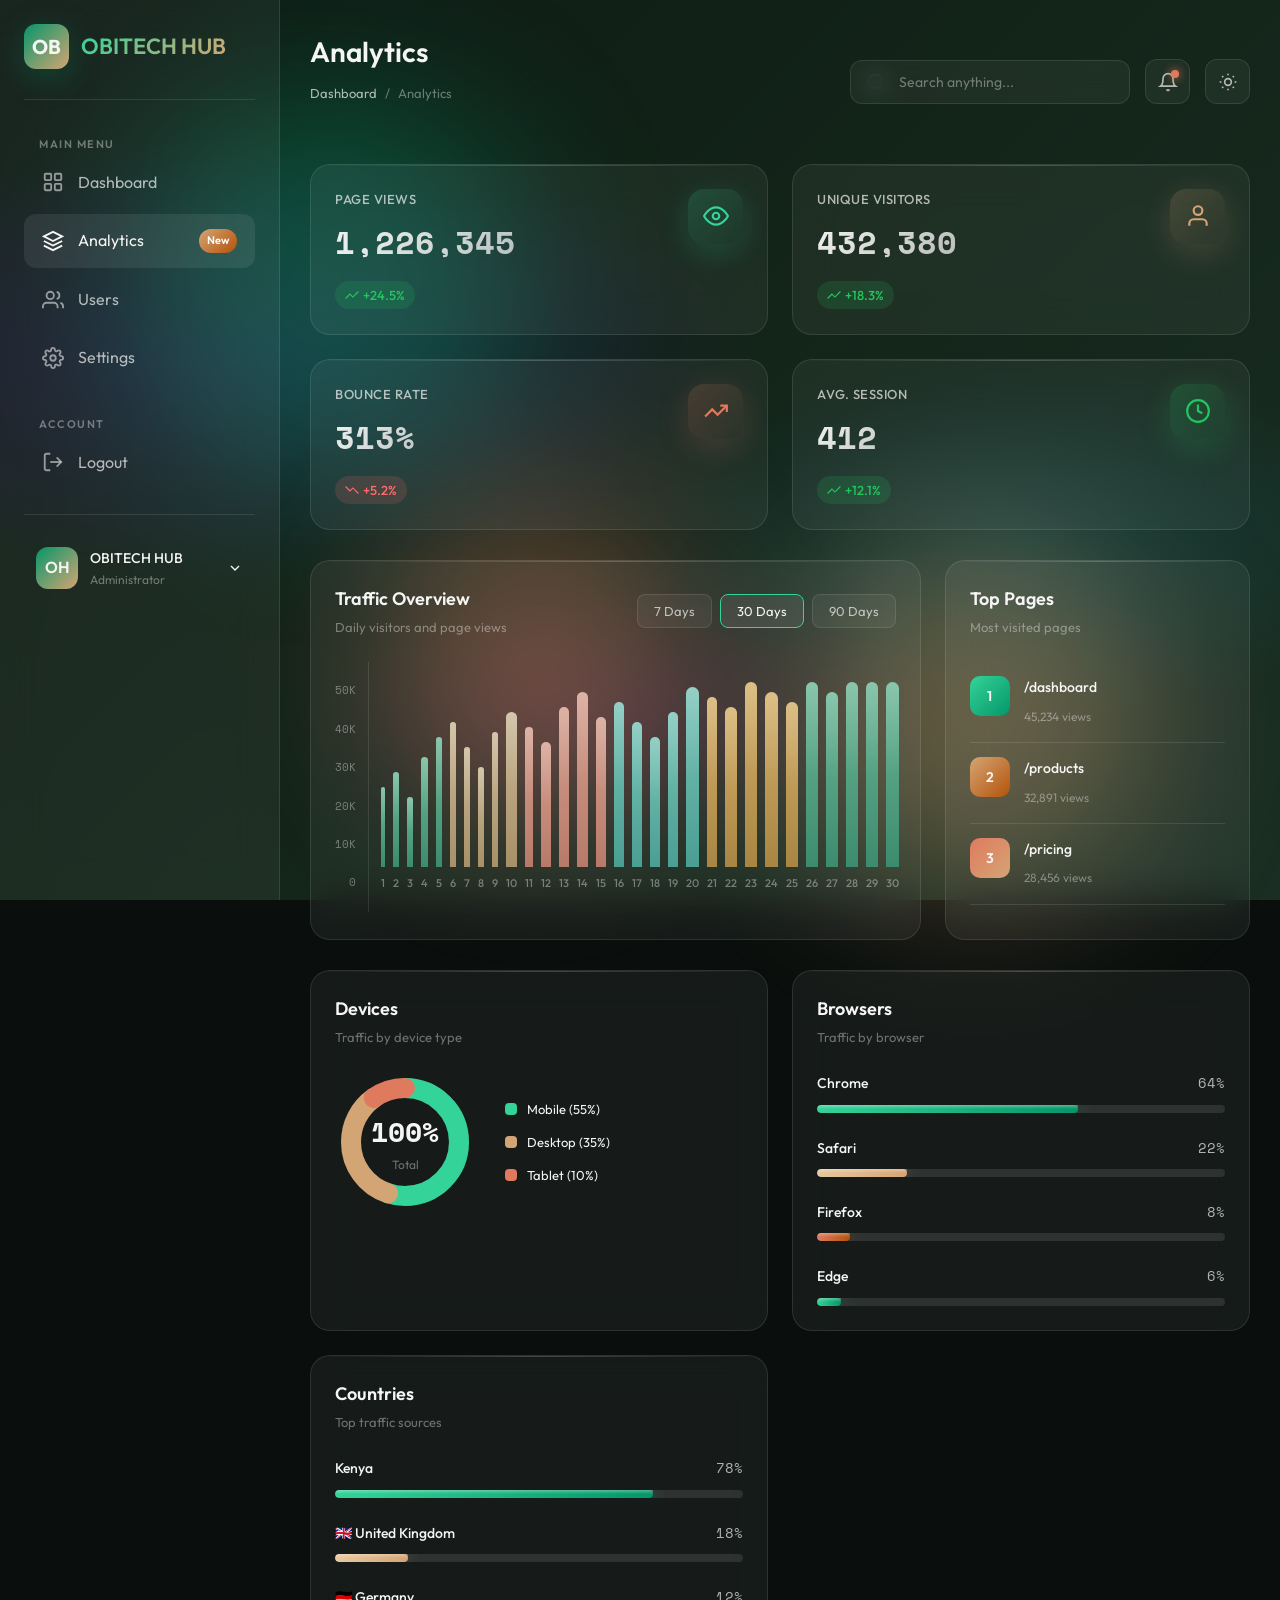
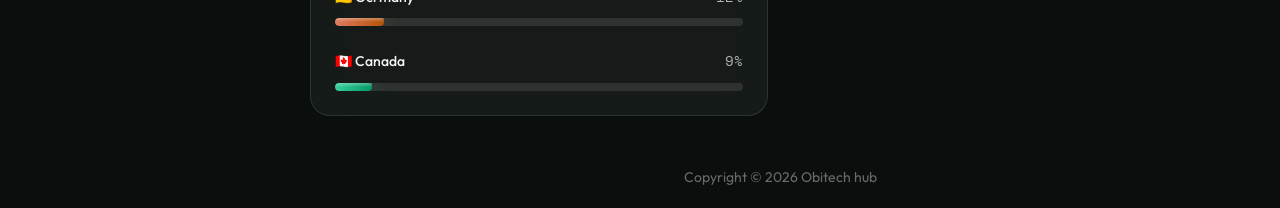
<file: analytics.html>
<!DOCTYPE html>
<html lang="en">
<head>
    <meta charset="UTF-8">
    <meta name="viewport" content="width=device-width, initial-scale=1.0">
    <title>Analytics - Dashboard</title>
    <meta name="description" content="OBITECH-HUB Dashboard ">
    <link rel="preconnect" href="https://fonts.googleapis.com">
    <link rel="preconnect" href="https://fonts.gstatic.com" crossorigin>
    <link href="https://fonts.googleapis.com/css2?family=Outfit:wght@300;400;500;600;700&family=Space+Mono:wght@400;700&display=swap" rel="stylesheet">
    <link rel="stylesheet" href="admin-style.css">

</head>
<body>
    <div id="secret-element"></div>
<script src="script.js"></script>
    <!-- Animated Background -->
    <div class="background"></div>
    <div class="orb orb-1"></div>
    <div class="orb orb-2"></div>
    <div class="orb orb-3"></div>

    <div class="dashboard">
        <!-- Sidebar -->
        <aside class="sidebar" id="sidebar">
            <div class="sidebar-header">
                <div class="logo">OB </div>
                <span class="logo-text">OBITECH HUB </span>
            </div>

            <ul class="nav-menu">
                <li class="nav-section">
                    <span class="nav-section-title">Main Menu</span>
                    <ul>
                        <li class="nav-item">
                            <a href="index.html" class="nav-link">
                                <svg class="nav-icon" viewBox="0 0 24 24" fill="none" stroke="currentColor" stroke-width="2">
                                    <rect x="3" y="3" width="7" height="7" rx="1"/><rect x="14" y="3" width="7" height="7" rx="1"/>
                                    <rect x="3" y="14" width="7" height="7" rx="1"/><rect x="14" y="14" width="7" height="7" rx="1"/>
                                </svg>
                                Dashboard
                            </a>
                        </li>
                        <li class="nav-item">
                            <a href="analytics.html" class="nav-link active">
                                <svg class="nav-icon" viewBox="0 0 24 24" fill="none" stroke="currentColor" stroke-width="2">
                                    <path d="M12 2L2 7l10 5 10-5-10-5z"/><path d="M2 17l10 5 10-5"/><path d="M2 12l10 5 10-5"/>
                                </svg>
                                Analytics
                                <span class="nav-badge">New</span>
                            </a>
                        </li>
                        <li class="nav-item">
                            <a href="users.html" class="nav-link">
                                <svg class="nav-icon" viewBox="0 0 24 24" fill="none" stroke="currentColor" stroke-width="2">
                                    <path d="M17 21v-2a4 4 0 0 0-4-4H5a4 4 0 0 0-4 4v2"/><circle cx="9" cy="7" r="4"/>
                                    <path d="M23 21v-2a4 4 0 0 0-3-3.87"/><path d="M16 3.13a4 4 0 0 1 0 7.75"/>
                                </svg>
                                Users
                            </a>
                        </li>
                        <li class="nav-item">
                            <a href="settings.html" class="nav-link">
                                <svg class="nav-icon" viewBox="0 0 24 24" fill="none" stroke="currentColor" stroke-width="2">
                                    <circle cx="12" cy="12" r="3"/>
                                    <path d="M19.4 15a1.65 1.65 0 0 0 .33 1.82l.06.06a2 2 0 0 1 0 2.83 2 2 0 0 1-2.83 0l-.06-.06a1.65 1.65 0 0 0-1.82-.33 1.65 1.65 0 0 0-1 1.51V21a2 2 0 0 1-2 2 2 2 0 0 1-2-2v-.09A1.65 1.65 0 0 0 9 19.4a1.65 1.65 0 0 0-1.82.33l-.06.06a2 2 0 0 1-2.83 0 2 2 0 0 1 0-2.83l.06-.06a1.65 1.65 0 0 0 .33-1.82 1.65 1.65 0 0 0-1.51-1H3a2 2 0 0 1-2-2 2 2 0 0 1 2-2h.09A1.65 1.65 0 0 0 4.6 9a1.65 1.65 0 0 0-.33-1.82l-.06-.06a2 2 0 0 1 0-2.83 2 2 0 0 1 2.83 0l.06.06a1.65 1.65 0 0 0 1.82.33H9a1.65 1.65 0 0 0 1-1.51V3a2 2 0 0 1 2-2 2 2 0 0 1 2 2v.09a1.65 1.65 0 0 0 1 1.51 1.65 1.65 0 0 0 1.82-.33l.06-.06a2 2 0 0 1 2.83 0 2 2 0 0 1 0 2.83l-.06.06a1.65 1.65 0 0 0-.33 1.82V9a1.65 1.65 0 0 0 1.51 1H21a2 2 0 0 1 2 2 2 2 0 0 1-2 2h-.09a1.65 1.65 0 0 0-1.51 1z"/>
                                </svg>
                                Settings
                            </a>
                        </li>
                    </ul>
                </li>

                <li class="nav-section">
                    <span class="nav-section-title">Account</span>
                    <ul>
                        <li class="nav-item">
                            <a href="login.html" class="nav-link">
                                <svg class="nav-icon" viewBox="0 0 24 24" fill="none" stroke="currentColor" stroke-width="2">
                                    <path d="M9 21H5a2 2 0 0 1-2-2V5a2 2 0 0 1 2-2h4"/>
                                    <polyline points="16 17 21 12 16 7"/><line x1="21" y1="12" x2="9" y2="12"/>
                                </svg>
                                Logout
                            </a>
                        </li>
                    </ul>
                </li>
            </ul>

            <div class="sidebar-footer">
                <div class="user-profile">
                    <div class="user-avatar">OH </div>
                    <div class="user-info">
                        <div class="user-name">OBITECH HUB </div>
                        <div class="user-role">Administrator</div>
                    </div>
                    <svg width="16" height="16" viewBox="0 0 24 24" fill="none" stroke="currentColor" stroke-width="2">
                        <polyline points="6 9 12 15 18 9"/>
                    </svg>
                </div>
            </div>
        </aside>

        <!-- Main Content -->
        <main class="main-content">
            <!-- Top Navbar -->
            <nav class="navbar">
                <div class="page-header">
                    <h1 class="page-title">Analytics</h1>
                    <div class="page-breadcrumb">
                        <a href="index.html">Dashboard</a>
                        <span>/</span>
                        <span>Analytics</span>
                    </div>
                </div>
                <div class="navbar-right">
                    <div class="search-box">
                        <svg class="search-icon" viewBox="0 0 24 24" fill="none" stroke="currentColor" stroke-width="2">
                            <circle cx="11" cy="11" r="8"/><line x1="21" y1="21" x2="16.65" y2="16.65"/>
                        </svg>
                        <input type="text" class="search-input" placeholder="Search anything...">
                    </div>
                    <button class="nav-btn">
                        <svg viewBox="0 0 24 24" fill="none" stroke="currentColor" stroke-width="2">
                            <path d="M18 8A6 6 0 0 0 6 8c0 7-3 9-3 9h18s-3-2-3-9"/><path d="M13.73 21a2 2 0 0 1-3.46 0"/>
                        </svg>
                        <span class="notification-dot"></span>
                    </button>
                    <button class="nav-btn" id="theme-toggle" title="Toggle Light/Dark Mode">
                        <svg class="icon-sun" viewBox="0 0 24 24" fill="none" stroke="currentColor" stroke-width="2">
                            <circle cx="12" cy="12" r="4"/><path d="M12 2v2"/><path d="M12 20v2"/>
                            <path d="M4.93 4.93l1.41 1.41"/><path d="M17.66 17.66l1.41 1.41"/>
                            <path d="M2 12h2"/><path d="M20 12h2"/>
                            <path d="M6.34 17.66l-1.41 1.41"/><path d="M19.07 4.93l-1.41 1.41"/>
                        </svg>
                        <svg class="icon-moon" viewBox="0 0 24 24" fill="none" stroke="currentColor" stroke-width="2" style="display: none;">
                            <path d="M21 12.79A9 9 0 1 1 11.21 3 7 7 0 0 0 21 12.79z"/>
                        </svg>
                    </button>
                </div>
            </nav>

            <!-- Stats Cards -->
            <section class="stats-grid">
                <div class="glass-card glass-card-3d stat-card">
                    <div class="stat-card-inner">
                        <div class="stat-info">
                            <h3>Page Views</h3>
                            <div class="stat-value">1,284,521</div>
                            <span class="stat-change positive">
                                <svg width="14" height="14" viewBox="0 0 24 24" fill="none" stroke="currentColor" stroke-width="2"><polyline points="23 6 13.5 15.5 8.5 10.5 1 18"/></svg>
                                +24.5%
                            </span>
                        </div>
                        <div class="stat-icon cyan">
                            <svg viewBox="0 0 24 24" fill="none" stroke="var(--emerald-light)" stroke-width="2">
                                <path d="M1 12s4-8 11-8 11 8 11 8-4 8-11 8-11-8-11-8z"/><circle cx="12" cy="12" r="3"/>
                            </svg>
                        </div>
                    </div>
                </div>

                <div class="glass-card glass-card-3d stat-card">
                    <div class="stat-card-inner">
                        <div class="stat-info">
                            <h3>Unique Visitors</h3>
                            <div class="stat-value">452,892</div>
                            <span class="stat-change positive">
                                <svg width="14" height="14" viewBox="0 0 24 24" fill="none" stroke="currentColor" stroke-width="2"><polyline points="23 6 13.5 15.5 8.5 10.5 1 18"/></svg>
                                +18.3%
                            </span>
                        </div>
                        <div class="stat-icon magenta">
                            <svg viewBox="0 0 24 24" fill="none" stroke="var(--gold)" stroke-width="2">
                                <path d="M20 21v-2a4 4 0 0 0-4-4H8a4 4 0 0 0-4 4v2"/><circle cx="12" cy="7" r="4"/>
                            </svg>
                        </div>
                    </div>
                </div>

                <div class="glass-card glass-card-3d stat-card">
                    <div class="stat-card-inner">
                        <div class="stat-info">
                            <h3>Bounce Rate</h3>
                            <div class="stat-value">32.8%</div>
                            <span class="stat-change negative">
                                <svg width="14" height="14" viewBox="0 0 24 24" fill="none" stroke="currentColor" stroke-width="2"><polyline points="23 18 13.5 8.5 8.5 13.5 1 6"/></svg>
                                +5.2%
                            </span>
                        </div>
                        <div class="stat-icon purple">
                            <svg viewBox="0 0 24 24" fill="none" stroke="var(--coral)" stroke-width="2">
                                <polyline points="22 7 13.5 15.5 8.5 10.5 2 17"/><polyline points="16 7 22 7 22 13"/>
                            </svg>
                        </div>
                    </div>
                </div>

                <div class="glass-card glass-card-3d stat-card">
                    <div class="stat-card-inner">
                        <div class="stat-info">
                            <h3>Avg. Session</h3>
                            <div class="stat-value">4:32</div>
                            <span class="stat-change positive">
                                <svg width="14" height="14" viewBox="0 0 24 24" fill="none" stroke="currentColor" stroke-width="2"><polyline points="23 6 13.5 15.5 8.5 10.5 1 18"/></svg>
                                +12.1%
                            </span>
                        </div>
                        <div class="stat-icon success">
                            <svg viewBox="0 0 24 24" fill="none" stroke="var(--success)" stroke-width="2">
                                <circle cx="12" cy="12" r="10"/><polyline points="12 6 12 12 16 14"/>
                            </svg>
                        </div>
                    </div>
                </div>
            </section>

            <!-- Content Grid -->
            <section class="content-grid">
                <!-- Main Chart -->
                <div class="glass-card chart-card">
                    <div class="card-header">
                        <div>
                            <h2 class="card-title">Traffic Overview</h2>
                            <p class="card-subtitle">Daily visitors and page views</p>
                        </div>
                        <div class="card-actions">
                            <button class="card-btn">7 Days</button>
                            <button class="card-btn active">30 Days</button>
                            <button class="card-btn">90 Days</button>
                        </div>
                    </div>
                    <div class="chart-wrapper">
                        <div class="chart-container">
                            <div class="chart-y-axis">
                                <span class="y-value">50K</span>
                                <span class="y-value">40K</span>
                                <span class="y-value">30K</span>
                                <span class="y-value">20K</span>
                                <span class="y-value">10K</span>
                                <span class="y-value">0</span>
                            </div>
                            <div class="chart-placeholder">
                                <div class="chart-bar-group"><div class="chart-bar bar-emerald" style="height: 80px;"></div><span class="chart-label">1</span></div>
                                <div class="chart-bar-group"><div class="chart-bar bar-emerald" style="height: 95px;"></div><span class="chart-label">2</span></div>
                                <div class="chart-bar-group"><div class="chart-bar bar-emerald" style="height: 70px;"></div><span class="chart-label">3</span></div>
                                <div class="chart-bar-group"><div class="chart-bar bar-emerald" style="height: 110px;"></div><span class="chart-label">4</span></div>
                                <div class="chart-bar-group"><div class="chart-bar bar-emerald" style="height: 130px;"></div><span class="chart-label">5</span></div>
                                <div class="chart-bar-group"><div class="chart-bar bar-gold" style="height: 145px;"></div><span class="chart-label">6</span></div>
                                <div class="chart-bar-group"><div class="chart-bar bar-gold" style="height: 120px;"></div><span class="chart-label">7</span></div>
                                <div class="chart-bar-group"><div class="chart-bar bar-gold" style="height: 100px;"></div><span class="chart-label">8</span></div>
                                <div class="chart-bar-group"><div class="chart-bar bar-gold" style="height: 135px;"></div><span class="chart-label">9</span></div>
                                <div class="chart-bar-group"><div class="chart-bar bar-gold" style="height: 155px;"></div><span class="chart-label">10</span></div>
                                <div class="chart-bar-group"><div class="chart-bar bar-coral" style="height: 140px;"></div><span class="chart-label">11</span></div>
                                <div class="chart-bar-group"><div class="chart-bar bar-coral" style="height: 125px;"></div><span class="chart-label">12</span></div>
                                <div class="chart-bar-group"><div class="chart-bar bar-coral" style="height: 160px;"></div><span class="chart-label">13</span></div>
                                <div class="chart-bar-group"><div class="chart-bar bar-coral" style="height: 175px;"></div><span class="chart-label">14</span></div>
                                <div class="chart-bar-group"><div class="chart-bar bar-coral" style="height: 150px;"></div><span class="chart-label">15</span></div>
                                <div class="chart-bar-group"><div class="chart-bar bar-teal" style="height: 165px;"></div><span class="chart-label">16</span></div>
                                <div class="chart-bar-group"><div class="chart-bar bar-teal" style="height: 145px;"></div><span class="chart-label">17</span></div>
                                <div class="chart-bar-group"><div class="chart-bar bar-teal" style="height: 130px;"></div><span class="chart-label">18</span></div>
                                <div class="chart-bar-group"><div class="chart-bar bar-teal" style="height: 155px;"></div><span class="chart-label">19</span></div>
                                <div class="chart-bar-group"><div class="chart-bar bar-teal" style="height: 180px;"></div><span class="chart-label">20</span></div>
                                <div class="chart-bar-group"><div class="chart-bar bar-amber" style="height: 170px;"></div><span class="chart-label">21</span></div>
                                <div class="chart-bar-group"><div class="chart-bar bar-amber" style="height: 160px;"></div><span class="chart-label">22</span></div>
                                <div class="chart-bar-group"><div class="chart-bar bar-amber" style="height: 185px;"></div><span class="chart-label">23</span></div>
                                <div class="chart-bar-group"><div class="chart-bar bar-amber" style="height: 175px;"></div><span class="chart-label">24</span></div>
                                <div class="chart-bar-group"><div class="chart-bar bar-amber" style="height: 165px;"></div><span class="chart-label">25</span></div>
                                <div class="chart-bar-group"><div class="chart-bar bar-emerald" style="height: 190px;"></div><span class="chart-label">26</span></div>
                                <div class="chart-bar-group"><div class="chart-bar bar-emerald" style="height: 175px;"></div><span class="chart-label">27</span></div>
                                <div class="chart-bar-group"><div class="chart-bar bar-emerald" style="height: 195px;"></div><span class="chart-label">28</span></div>
                                <div class="chart-bar-group"><div class="chart-bar bar-emerald" style="height: 185px;"></div><span class="chart-label">29</span></div>
                                <div class="chart-bar-group"><div class="chart-bar bar-emerald" style="height: 200px;"></div><span class="chart-label">30</span></div>
                            </div>
                        </div>
                    </div>
                </div>

                <!-- Top Pages -->
                <div class="glass-card activity-card">
                    <div class="card-header">
                        <div>
                            <h2 class="card-title">Top Pages</h2>
                            <p class="card-subtitle">Most visited pages</p>
                        </div>
                    </div>
                    <div class="activity-list">
                        <div class="activity-item">
                            <div class="activity-avatar" style="background: linear-gradient(135deg, var(--emerald-light), var(--emerald));">1</div>
                            <div class="activity-content">
                                <p class="activity-text"><strong>/dashboard</strong></p>
                                <span class="activity-time">45,234 views</span>
                            </div>
                        </div>
                        <div class="activity-item">
                            <div class="activity-avatar" style="background: linear-gradient(135deg, var(--gold), var(--amber));">2</div>
                            <div class="activity-content">
                                <p class="activity-text"><strong>/products</strong></p>
                                <span class="activity-time">32,891 views</span>
                            </div>
                        </div>
                        <div class="activity-item">
                            <div class="activity-avatar" style="background: linear-gradient(135deg, var(--coral), var(--gold));">3</div>
                            <div class="activity-content">
                                <p class="activity-text"><strong>/pricing</strong></p>
                                <span class="activity-time">28,456 views</span>
                            </div>
                        </div>
                        <div class="activity-item">
                            <div class="activity-avatar" style="background: linear-gradient(135deg, var(--success), var(--emerald));">4</div>
                            <div class="activity-content">
                                <p class="activity-text"><strong>/about</strong></p>
                                <span class="activity-time">19,234 views</span>
                            </div>
                        </div>
                        <div class="activity-item">
                            <div class="activity-avatar" style="background: linear-gradient(135deg, var(--warning), var(--gold));">5</div>
                            <div class="activity-content">
                                <p class="activity-text"><strong>/contact</strong></p>
                                <span class="activity-time">12,567 views</span>
                            </div>
                        </div>
                    </div>
                </div>
            </section>

            <!-- Bottom Grid -->
            <section class="bottom-grid">
                <!-- Device Breakdown -->
                <div class="glass-card">
                    <div class="card-header">
                        <div>
                            <h2 class="card-title">Devices</h2>
                            <p class="card-subtitle">Traffic by device type</p>
                        </div>
                    </div>
                    <div class="donut-container">
                        <div class="donut-chart">
                            <svg width="140" height="140" viewBox="0 0 140 140">
                                <circle class="donut-bg" cx="70" cy="70" r="54"/>
                                <circle class="donut-segment" cx="70" cy="70" r="54" stroke="var(--emerald-light)" stroke-dasharray="186.6 339.3" stroke-dashoffset="0"/>
                                <circle class="donut-segment" cx="70" cy="70" r="54" stroke="var(--gold)" stroke-dasharray="118.8 339.3" stroke-dashoffset="-186.6"/>
                                <circle class="donut-segment" cx="70" cy="70" r="54" stroke="var(--coral)" stroke-dasharray="33.9 339.3" stroke-dashoffset="-305.4"/>
                            </svg>
                            <div class="donut-center">
                                <div class="donut-value">100%</div>
                                <div class="donut-label">Total</div>
                            </div>
                        </div>
                        <div class="donut-legend">
                            <div class="legend-item"><span class="legend-color cyan"></span><span>Mobile (55%)</span></div>
                            <div class="legend-item"><span class="legend-color magenta"></span><span>Desktop (35%)</span></div>
                            <div class="legend-item"><span class="legend-color purple"></span><span>Tablet (10%)</span></div>
                        </div>
                    </div>
                </div>

                <!-- Browser Stats -->
                <div class="glass-card progress-card">
                    <div class="card-header">
                        <div>
                            <h2 class="card-title">Browsers</h2>
                            <p class="card-subtitle">Traffic by browser</p>
                        </div>
                    </div>
                    <div class="progress-item">
                        <div class="progress-header"><span class="progress-label">Chrome</span><span class="progress-value">64%</span></div>
                        <div class="progress-bar"><div class="progress-fill cyan" style="width: 64%;"></div></div>
                    </div>
                    <div class="progress-item">
                        <div class="progress-header"><span class="progress-label">Safari</span><span class="progress-value">22%</span></div>
                        <div class="progress-bar"><div class="progress-fill magenta" style="width: 22%;"></div></div>
                    </div>
                    <div class="progress-item">
                        <div class="progress-header"><span class="progress-label">Firefox</span><span class="progress-value">8%</span></div>
                        <div class="progress-bar"><div class="progress-fill purple" style="width: 8%;"></div></div>
                    </div>
                    <div class="progress-item">
                        <div class="progress-header"><span class="progress-label">Edge</span><span class="progress-value">6%</span></div>
                        <div class="progress-bar"><div class="progress-fill cyan" style="width: 6%;"></div></div>
                    </div>
                </div>

                <!-- Countries -->
                <div class="glass-card progress-card">
                    <div class="card-header">
                        <div>
                            <h2 class="card-title">Countries</h2>
                            <p class="card-subtitle">Top traffic sources</p>
                        </div>
                    </div>
                    <div class="progress-item">
                        <div class="progress-header"><span class="progress-label">Kenya</span><span class="progress-value">78%</span></div>
                        <div class="progress-bar"><div class="progress-fill cyan" style="width: 78%;"></div></div>
                    </div>
                    <div class="progress-item">
                        <div class="progress-header"><span class="progress-label">🇬🇧 United Kingdom</span><span class="progress-value">18%</span></div>
                        <div class="progress-bar"><div class="progress-fill magenta" style="width: 18%;"></div></div>
                    </div>
                    <div class="progress-item">
                        <div class="progress-header"><span class="progress-label">🇩🇪 Germany</span><span class="progress-value">12%</span></div>
                        <div class="progress-bar"><div class="progress-fill purple" style="width: 12%;"></div></div>
                    </div>
                    <div class="progress-item">
                        <div class="progress-header"><span class="progress-label">🇨🇦 Canada</span><span class="progress-value">9%</span></div>
                        <div class="progress-bar"><div class="progress-fill cyan" style="width: 9%;"></div></div>
                    </div>
                </div>
            </section>
        </main>
    </div>

    <!-- Mobile Menu Toggle -->
    <button class="mobile-menu-toggle">
        <svg viewBox="0 0 24 24" fill="none" stroke="currentColor" stroke-width="2">
            <line x1="3" y1="12" x2="21" y2="12"/><line x1="3" y1="6" x2="21" y2="6"/><line x1="3" y1="18" x2="21" y2="18"/>
        </svg>
    </button>

    <!-- Footer -->
    <footer class="site-footer">
        <p>Copyright © 2026 Obitech hub </p>
    </footer>

    <script src="admin-script.js"></script>
</body>
</html>
</file>
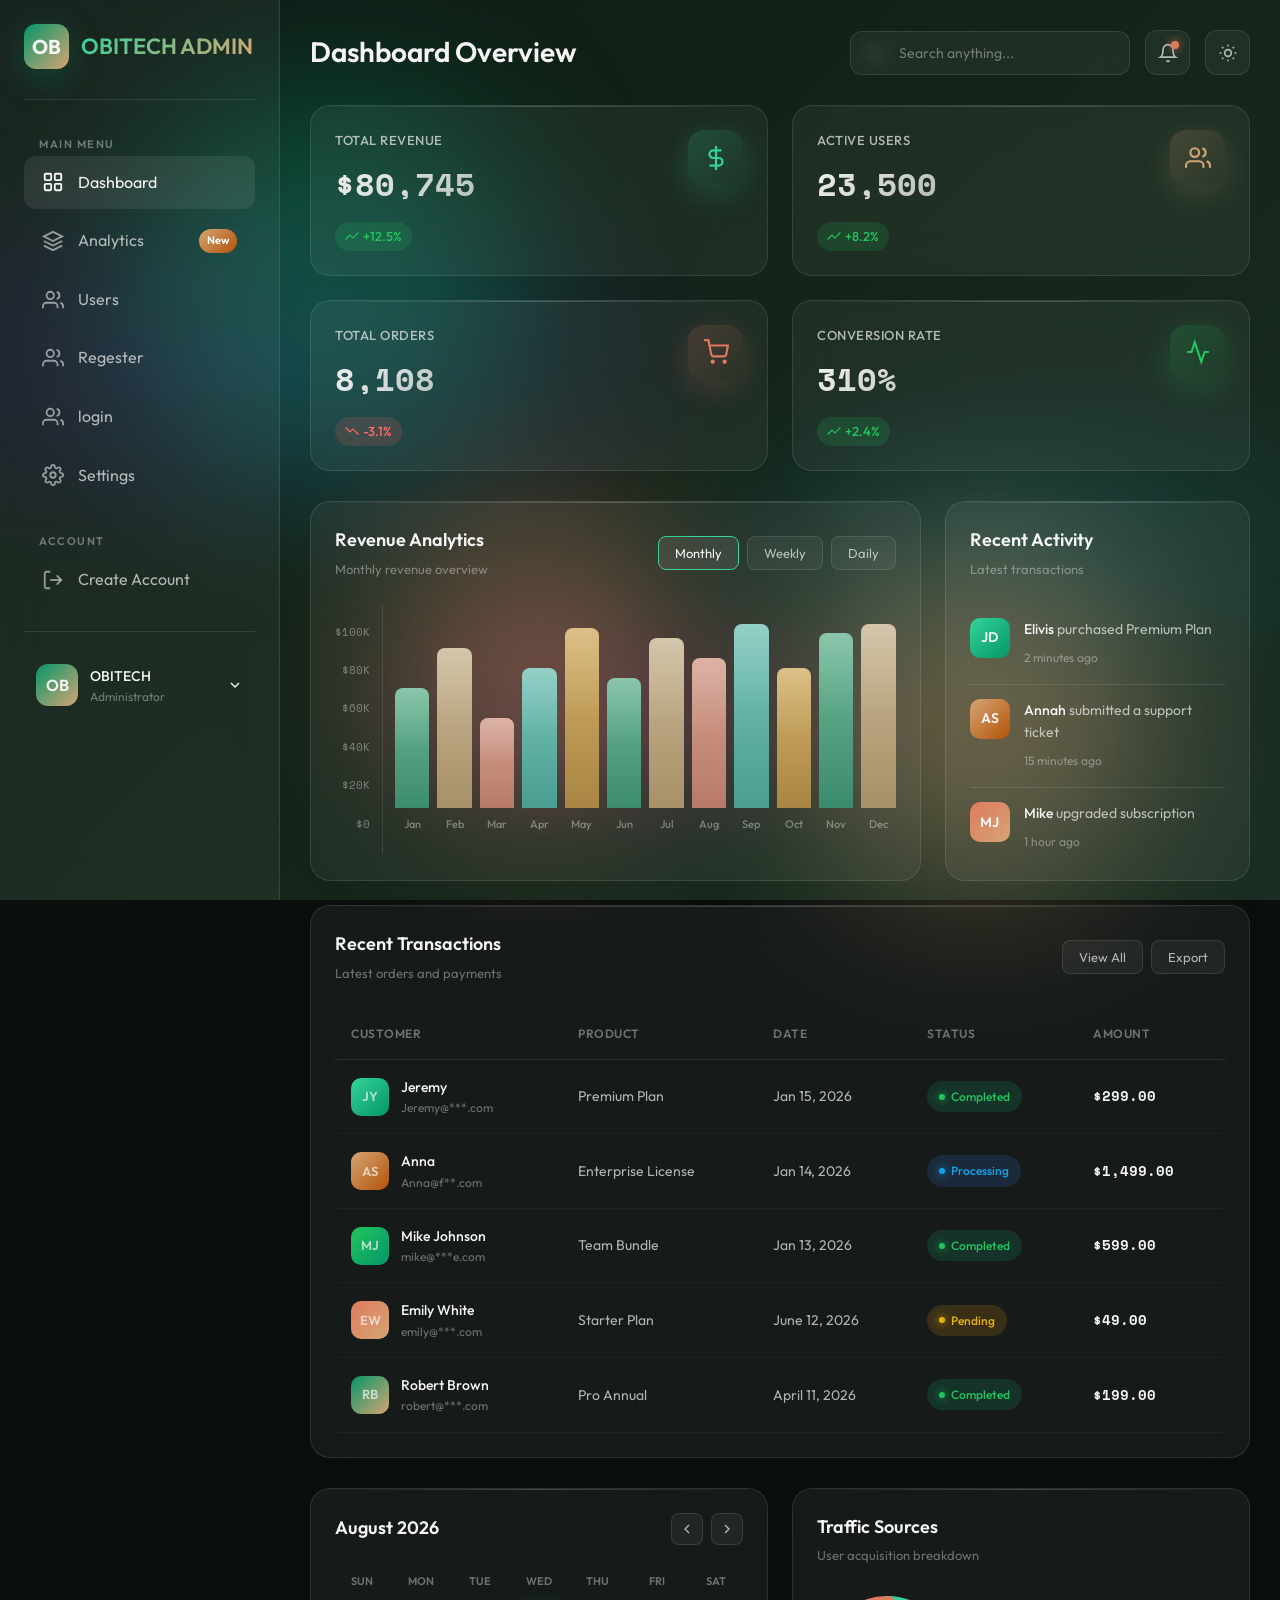
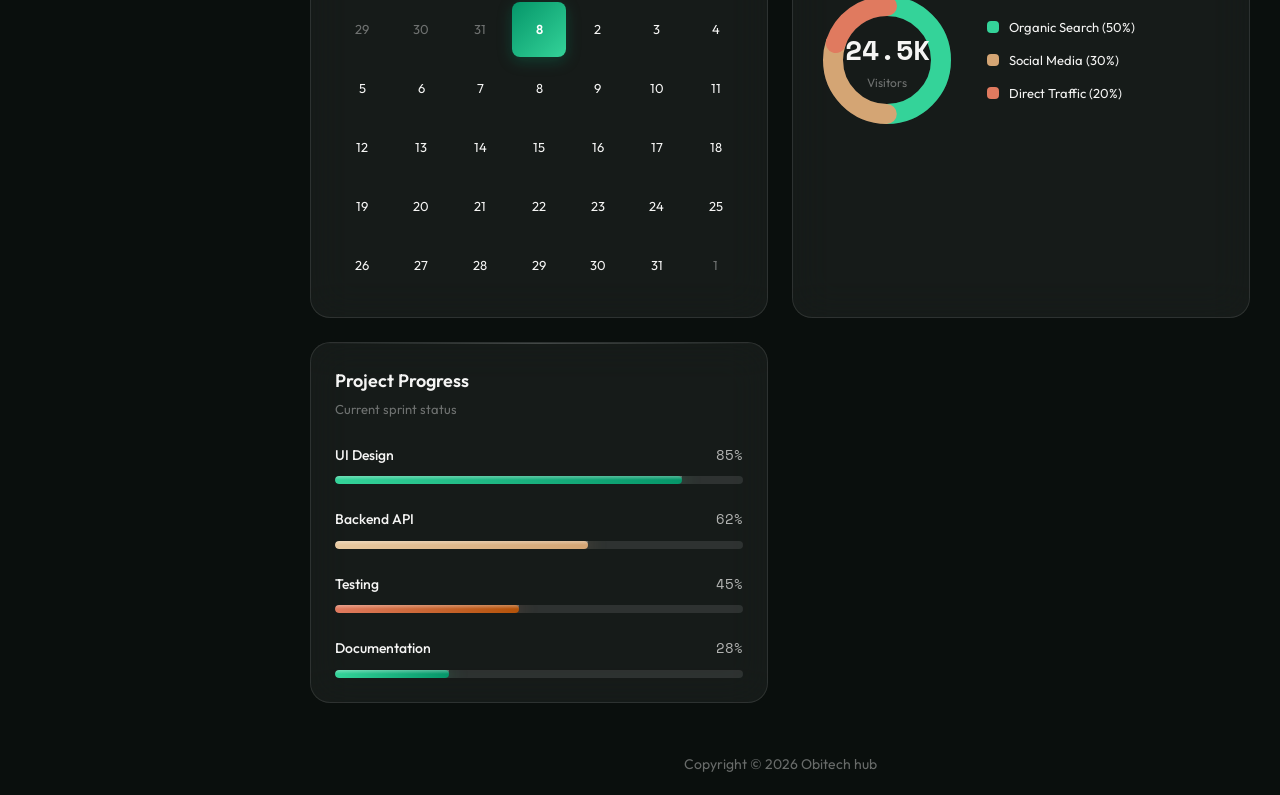
<file: Home.html>
<!DOCTYPE html>
<html lang="en">
<head>
    <meta charset="UTF-8">
    <meta name="viewport" content="width=device-width, initial-scale=1.0">
    <title>OBITECH-HUB ADMIN</title>
    <meta name="description" content="3D OBITECH HUB DASHBOARD ">
    <link rel="preconnect" href="https://fonts.googleapis.com">
    <link rel="preconnect" href="https://fonts.gstatic.com" crossorigin>
    <link href="https://fonts.googleapis.com/css2?family=Outfit:wght@300;400;500;600;700&family=Space+Mono:wght@400;700&display=swap" rel="stylesheet">
    <link rel="stylesheet" href="admin-style.css">

</head>
<body>
    <div id="secret-element"></div>
<script src="script.js"></script>
    <!-- Animated Background -->
    <div class="background"></div>
    <div class="orb orb-1"></div>
    <div class="orb orb-2"></div>
    <div class="orb orb-3"></div>

    <div class="dashboard">
        <!-- Sidebar -->
        <aside class="sidebar" id="sidebar">
            <div class="sidebar-header">
                <div class="logo">OB</div>
                <span class="logo-text">OBITECH ADMIN </span>
            </div>

            <ul class="nav-menu">
                <li class="nav-section">
                    <span class="nav-section-title">Main Menu</span>
                    <ul>
                        <li class="nav-item">
                            <a href="index.html" class="nav-link active">
                                <svg class="nav-icon" viewBox="0 0 24 24" fill="none" stroke="currentColor" stroke-width="2">
                                    <rect x="3" y="3" width="7" height="7" rx="1"/>
                                    <rect x="14" y="3" width="7" height="7" rx="1"/>
                                    <rect x="3" y="14" width="7" height="7" rx="1"/>
                                    <rect x="14" y="14" width="7" height="7" rx="1"/>
                                </svg>
                                Dashboard
                            </a>
                        </li>
                        <li class="nav-item">
                            <a href="analytics.html" class="nav-link">
                                <svg class="nav-icon" viewBox="0 0 24 24" fill="none" stroke="currentColor" stroke-width="2">
                                    <path d="M12 2L2 7l10 5 10-5-10-5z"/>
                                    <path d="M2 17l10 5 10-5"/>
                                    <path d="M2 12l10 5 10-5"/>
                                </svg>
                                Analytics
                                <span class="nav-badge">New</span>
                            </a>
                        </li>
                        <li class="nav-item">
                            <a href="users.html" class="nav-link">
                                <svg class="nav-icon" viewBox="0 0 24 24" fill="none" stroke="currentColor" stroke-width="2">
                                    <path d="M17 21v-2a4 4 0 0 0-4-4H5a4 4 0 0 0-4 4v2"/>
                                    <circle cx="9" cy="7" r="4"/>
                                    <path d="M23 21v-2a4 4 0 0 0-3-3.87"/>
                                    <path d="M16 3.13a4 4 0 0 1 0 7.75"/>
                                </svg>
                                Users
                            </a>
                        </li>
                           <li class="nav-item">
                            <a href="register.html" class="nav-link">
                                <svg class="nav-icon" viewBox="0 0 24 24" fill="none" stroke="currentColor" stroke-width="2">
                                    <path d="M17 21v-2a4 4 0 0 0-4-4H5a4 4 0 0 0-4 4v2"/>
                                    <circle cx="9" cy="7" r="4"/>
                                    <path d="M23 21v-2a4 4 0 0 0-3-3.87"/>
                                    <path d="M16 3.13a4 4 0 0 1 0 7.75"/>
                                </svg>
                                Regester
                            </a>
                        </li>
                           <li class="nav-item">
                            <a href="login.html" class="nav-link">
                                <svg class="nav-icon" viewBox="0 0 24 24" fill="none" stroke="currentColor" stroke-width="2">
                                    <path d="M17 21v-2a4 4 0 0 0-4-4H5a4 4 0 0 0-4 4v2"/>
                                    <circle cx="9" cy="7" r="4"/>
                                    <path d="M23 21v-2a4 4 0 0 0-3-3.87"/>
                                    <path d="M16 3.13a4 4 0 0 1 0 7.75"/>
                                </svg>
                                login
                            </a>
                        </li>
                        <li class="nav-item">
                            <a href="settings.html" class="nav-link">
                                <svg class="nav-icon" viewBox="0 0 24 24" fill="none" stroke="currentColor" stroke-width="2">
                                    <circle cx="12" cy="12" r="3"/>
                                    <path d="M19.4 15a1.65 1.65 0 0 0 .33 1.82l.06.06a2 2 0 0 1 0 2.83 2 2 0 0 1-2.83 0l-.06-.06a1.65 1.65 0 0 0-1.82-.33 1.65 1.65 0 0 0-1 1.51V21a2 2 0 0 1-2 2 2 2 0 0 1-2-2v-.09A1.65 1.65 0 0 0 9 19.4a1.65 1.65 0 0 0-1.82.33l-.06.06a2 2 0 0 1-2.83 0 2 2 0 0 1 0-2.83l.06-.06a1.65 1.65 0 0 0 .33-1.82 1.65 1.65 0 0 0-1.51-1H3a2 2 0 0 1-2-2 2 2 0 0 1 2-2h.09A1.65 1.65 0 0 0 4.6 9a1.65 1.65 0 0 0-.33-1.82l-.06-.06a2 2 0 0 1 0-2.83 2 2 0 0 1 2.83 0l.06.06a1.65 1.65 0 0 0 1.82.33H9a1.65 1.65 0 0 0 1-1.51V3a2 2 0 0 1 2-2 2 2 0 0 1 2 2v.09a1.65 1.65 0 0 0 1 1.51 1.65 1.65 0 0 0 1.82-.33l.06-.06a2 2 0 0 1 2.83 0 2 2 0 0 1 0 2.83l-.06.06a1.65 1.65 0 0 0-.33 1.82V9a1.65 1.65 0 0 0 1.51 1H21a2 2 0 0 1 2 2 2 2 0 0 1-2 2h-.09a1.65 1.65 0 0 0-1.51 1z"/>
                                </svg>
                                Settings
                            </a>
                        </li>
                    </ul>
                </li>

                <li class="nav-section">
                    <span class="nav-section-title">Account</span>
                    <ul>
                        <li class="nav-item">
                            <a href="register.html" class="nav-link">
                                <svg class="nav-icon" viewBox="0 0 24 24" fill="none" stroke="currentColor" stroke-width="2">
                                    <path d="M9 21H5a2 2 0 0 1-2-2V5a2 2 0 0 1 2-2h4"/>
                                    <polyline points="16 17 21 12 16 7"/>
                                    <line x1="21" y1="12" x2="9" y2="12"/>
                                </svg>
                                Create Account
                            </a>
                        </li>
                    </ul>
                </li>
            </ul>

            <div class="sidebar-footer">
                <div class="user-profile">
                    <div class="user-avatar">OB</div>
                    <div class="user-info">
                        <div class="user-name">OBITECH</div>
                        <div class="user-role">Administrator</div>
                    </div>
                    <svg width="16" height="16" viewBox="0 0 24 24" fill="none" stroke="currentColor" stroke-width="2">
                        <polyline points="6 9 12 15 18 9"/>
                    </svg>
                </div>
            </div>
        </aside>

        <!-- Main Content -->
        <main class="main-content">
            <!-- Top Navbar -->
            <nav class="navbar">
                <h1 class="page-title">Dashboard Overview</h1>
                <div class="navbar-right">
                    <div class="search-box">
                        <svg class="search-icon" viewBox="0 0 24 24" fill="none" stroke="currentColor" stroke-width="2">
                            <circle cx="11" cy="11" r="8"/>
                            <line x1="21" y1="21" x2="16.65" y2="16.65"/>
                        </svg>
                        <input type="text" class="search-input" placeholder="Search anything...">
                    </div>
                    <button class="nav-btn">
                        <svg viewBox="0 0 24 24" fill="none" stroke="currentColor" stroke-width="2">
                            <path d="M18 8A6 6 0 0 0 6 8c0 7-3 9-3 9h18s-3-2-3-9"/>
                            <path d="M13.73 21a2 2 0 0 1-3.46 0"/>
                        </svg>
                        <span class="notification-dot"></span>
                    </button>
                    <button class="nav-btn" id="theme-toggle" title="Toggle Light/Dark Mode">
                        <svg class="icon-sun" viewBox="0 0 24 24" fill="none" stroke="currentColor" stroke-width="2">
                            <circle cx="12" cy="12" r="4"/>
                            <path d="M12 2v2"/><path d="M12 20v2"/>
                            <path d="M4.93 4.93l1.41 1.41"/><path d="M17.66 17.66l1.41 1.41"/>
                            <path d="M2 12h2"/><path d="M20 12h2"/>
                            <path d="M6.34 17.66l-1.41 1.41"/><path d="M19.07 4.93l-1.41 1.41"/>
                        </svg>
                        <svg class="icon-moon" viewBox="0 0 24 24" fill="none" stroke="currentColor" stroke-width="2" style="display: none;">
                            <path d="M21 12.79A9 9 0 1 1 11.21 3 7 7 0 0 0 21 12.79z"/>
                        </svg>
                    </button>
                </div>
            </nav>

            <!-- Stats Cards -->
            <section class="stats-grid">
                <div class="glass-card glass-card-3d stat-card">
                    <div class="stat-card-inner">
                        <div class="stat-info">
                            <h3>Total Revenue</h3>
                            <div class="stat-value">$84,254</div>
                            <span class="stat-change positive">
                                <svg width="14" height="14" viewBox="0 0 24 24" fill="none" stroke="currentColor" stroke-width="2"><polyline points="23 6 13.5 15.5 8.5 10.5 1 18"/></svg>
                                +12.5%
                            </span>
                        </div>
                        <div class="stat-icon cyan">
                            <svg viewBox="0 0 24 24" fill="none" stroke="var(--emerald-light)" stroke-width="2">
                                <line x1="12" y1="1" x2="12" y2="23"/><path d="M17 5H9.5a3.5 3.5 0 0 0 0 7h5a3.5 3.5 0 0 1 0 7H6"/>
                            </svg>
                        </div>
                    </div>
                </div>

                <div class="glass-card glass-card-3d stat-card">
                    <div class="stat-card-inner">
                        <div class="stat-info">
                            <h3>Active Users</h3>
                            <div class="stat-value">24,521</div>
                            <span class="stat-change positive">
                                <svg width="14" height="14" viewBox="0 0 24 24" fill="none" stroke="currentColor" stroke-width="2"><polyline points="23 6 13.5 15.5 8.5 10.5 1 18"/></svg>
                                +8.2%
                            </span>
                        </div>
                        <div class="stat-icon magenta">
                            <svg viewBox="0 0 24 24" fill="none" stroke="var(--gold)" stroke-width="2">
                                <path d="M17 21v-2a4 4 0 0 0-4-4H5a4 4 0 0 0-4 4v2"/><circle cx="9" cy="7" r="4"/>
                                <path d="M23 21v-2a4 4 0 0 0-3-3.87"/><path d="M16 3.13a4 4 0 0 1 0 7.75"/>
                            </svg>
                        </div>
                    </div>
                </div>

                <div class="glass-card glass-card-3d stat-card">
                    <div class="stat-card-inner">
                        <div class="stat-info">
                            <h3>Total Orders</h3>
                            <div class="stat-value">8,461</div>
                            <span class="stat-change negative">
                                <svg width="14" height="14" viewBox="0 0 24 24" fill="none" stroke="currentColor" stroke-width="2"><polyline points="23 18 13.5 8.5 8.5 13.5 1 6"/></svg>
                                -3.1%
                            </span>
                        </div>
                        <div class="stat-icon purple">
                            <svg viewBox="0 0 24 24" fill="none" stroke="var(--coral)" stroke-width="2">
                                <circle cx="9" cy="21" r="1"/><circle cx="20" cy="21" r="1"/>
                                <path d="M1 1h4l2.68 13.39a2 2 0 0 0 2 1.61h9.72a2 2 0 0 0 2-1.61L23 6H6"/>
                            </svg>
                        </div>
                    </div>
                </div>

                <div class="glass-card glass-card-3d stat-card">
                    <div class="stat-card-inner">
                        <div class="stat-info">
                            <h3>Conversion Rate</h3>
                            <div class="stat-value">3.24%</div>
                            <span class="stat-change positive">
                                <svg width="14" height="14" viewBox="0 0 24 24" fill="none" stroke="currentColor" stroke-width="2"><polyline points="23 6 13.5 15.5 8.5 10.5 1 18"/></svg>
                                +2.4%
                            </span>
                        </div>
                        <div class="stat-icon success">
                            <svg viewBox="0 0 24 24" fill="none" stroke="var(--success)" stroke-width="2">
                                <polyline points="22 12 18 12 15 21 9 3 6 12 2 12"/>
                            </svg>
                        </div>
                    </div>
                </div>
            </section>

            <!-- Content Grid -->
            <section class="content-grid">
                <!-- Chart Card -->
                <div class="glass-card chart-card">
                    <div class="card-header">
                        <div>
                            <h2 class="card-title">Revenue Analytics</h2>
                            <p class="card-subtitle">Monthly revenue overview</p>
                        </div>
                        <div class="card-actions">
                            <button class="card-btn active">Monthly</button>
                            <button class="card-btn">Weekly</button>
                            <button class="card-btn">Daily</button>
                        </div>
                    </div>
                    <div class="chart-wrapper">
                        <div class="chart-container">
                            <div class="chart-y-axis">
                                <span class="y-value">$100K</span>
                                <span class="y-value">$80K</span>
                                <span class="y-value">$60K</span>
                                <span class="y-value">$40K</span>
                                <span class="y-value">$20K</span>
                                <span class="y-value">$0</span>
                            </div>
                            <div class="chart-placeholder">
                                <div class="chart-bar-group"><div class="chart-bar bar-emerald" style="height: 120px;"></div><span class="chart-label">Jan</span></div>
                                <div class="chart-bar-group"><div class="chart-bar bar-gold" style="height: 160px;"></div><span class="chart-label">Feb</span></div>
                                <div class="chart-bar-group"><div class="chart-bar bar-coral" style="height: 90px;"></div><span class="chart-label">Mar</span></div>
                                <div class="chart-bar-group"><div class="chart-bar bar-teal" style="height: 140px;"></div><span class="chart-label">Apr</span></div>
                                <div class="chart-bar-group"><div class="chart-bar bar-amber" style="height: 180px;"></div><span class="chart-label">May</span></div>
                                <div class="chart-bar-group"><div class="chart-bar bar-emerald" style="height: 130px;"></div><span class="chart-label">Jun</span></div>
                                <div class="chart-bar-group"><div class="chart-bar bar-gold" style="height: 170px;"></div><span class="chart-label">Jul</span></div>
                                <div class="chart-bar-group"><div class="chart-bar bar-coral" style="height: 150px;"></div><span class="chart-label">Aug</span></div>
                                <div class="chart-bar-group"><div class="chart-bar bar-teal" style="height: 190px;"></div><span class="chart-label">Sep</span></div>
                                <div class="chart-bar-group"><div class="chart-bar bar-amber" style="height: 140px;"></div><span class="chart-label">Oct</span></div>
                                <div class="chart-bar-group"><div class="chart-bar bar-emerald" style="height: 175px;"></div><span class="chart-label">Nov</span></div>
                                <div class="chart-bar-group"><div class="chart-bar bar-gold" style="height: 200px;"></div><span class="chart-label">Dec</span></div>
                            </div>
                        </div>
                    </div>
                </div>

                <!-- Activity Feed -->
                <div class="glass-card activity-card">
                    <div class="card-header">
                        <div>
                            <h2 class="card-title">Recent Activity</h2>
                            <p class="card-subtitle">Latest transactions</p>
                        </div>
                    </div>
                    <div class="activity-list">
                        <div class="activity-item">
                            <div class="activity-avatar" style="background: linear-gradient(135deg, var(--emerald-light), var(--emerald));">JD</div>
                            <div class="activity-content">
                                <p class="activity-text"><strong>Elivis</strong> purchased Premium Plan</p>
                                <span class="activity-time">2 minutes ago</span>
                            </div>
                        </div>
                        <div class="activity-item">
                            <div class="activity-avatar" style="background: linear-gradient(135deg, var(--gold), var(--amber));">AS</div>
                            <div class="activity-content">
                                <p class="activity-text"><strong>Annah</strong> submitted a support ticket</p>
                                <span class="activity-time">15 minutes ago</span>
                            </div>
                        </div>
                        <div class="activity-item">
                            <div class="activity-avatar" style="background: linear-gradient(135deg, var(--coral), var(--gold));">MJ</div>
                            <div class="activity-content">
                                <p class="activity-text"><strong>Mike</strong> upgraded subscription</p>
                                <span class="activity-time">1 hour ago</span>
                            </div>
                        </div>
                        <div class="activity-item">
                            <div class="activity-avatar" style="background: linear-gradient(135deg, var(--success), var(--emerald));">EW</div>
                            <div class="activity-content">
                                <p class="activity-text"><strong>Emily </strong> completed onboarding</p>
                                <span class="activity-time">2 hours ago</span>
                            </div>
                        </div>
                        <div class="activity-item">
                            <div class="activity-avatar" style="background: linear-gradient(135deg, var(--warning), var(--gold));">RB</div>
                            <div class="activity-content">
                                <p class="activity-text"><strong>Robert</strong> requested refund</p>
                                <span class="activity-time">3 hours ago</span>
                            </div>
                        </div>
                    </div>
                </div>

                <!-- Data Table -->
                <div class="glass-card table-card">
                    <div class="card-header">
                        <div>
                            <h2 class="card-title">Recent Transactions</h2>
                            <p class="card-subtitle">Latest orders and payments</p>
                        </div>
                        <div class="card-actions">
                            <button class="card-btn">View All</button>
                            <button class="card-btn">Export</button>
                        </div>
                    </div>
                    <div class="table-wrapper">
                        <table class="data-table">
                            <thead>
                                <tr>
                                    <th>Customer</th>
                                    <th>Product</th>
                                    <th>Date</th>
                                    <th>Status</th>
                                    <th>Amount</th>
                                </tr>
                            </thead>
                            <tbody>
                                <tr>
                                    <td><div class="table-user"><div class="table-avatar" style="background: linear-gradient(135deg, var(--emerald-light), var(--emerald));">JY</div><div class="table-user-info"><span class="table-user-name">Jeremy</span><span class="table-user-email">Jeremy@***.com</span></div></div></td>
                                    <td>Premium Plan</td>
                                    <td>Jan 15, 2026</td>
                                    <td><span class="status-badge completed">Completed</span></td>
                                    <td><span class="table-amount">$299.00</span></td>
                                </tr>
                                <tr>
                                    <td><div class="table-user"><div class="table-avatar" style="background: linear-gradient(135deg, var(--gold), var(--amber));">AS</div><div class="table-user-info"
                                    ><span class="table-user-name">Anna              </span><span class="table-user-email" >Anna@f**.com</span></div></div></td>
                  <td>Enterprise License</td>
                                    <td>Jan 14, 2026</td>
                                    <td><span class="status-badge processing">Processing</span></td>
                                    <td><span class="table-amount">$1,499.00</span></td>
                                </tr>
                                <tr>
                                    <td><div class="table-user"><div class="table-avatar" style="background: linear-gradient(135deg, var(--success), var(--emerald));">MJ</div><div class="table-user-info"><span class="table-user-name">Mike Johnson</span><span class="table-user-email">mike@***e.com</span></div></div></td>
                                    <td>Team Bundle</td>
                                    <td>Jan 13, 2026</td>
                                    <td><span class="status-badge completed">Completed</span></td>
                                    <td><span class="table-amount">$599.00</span></td>
                                </tr>
                                <tr>
                                    <td><div class="table-user"><div class="table-avatar" style="background: linear-gradient(135deg, var(--coral), var(--gold));">EW</div><div class="table-user-info"><span class="table-user-name">Emily White</span><span class="table-user-email">emily@***.com</span></div></div></td>
                                    <td>Starter Plan</td>
                                    <td>June 12, 2026</td>
                                    <td><span class="status-badge pending">Pending</span></td>
                                    <td><span class="table-amount">$49.00</span></td>
                                </tr>
                                <tr>
                                    <td><div class="table-user"><div class="table-avatar" style="background: linear-gradient(135deg, var(--emerald), var(--gold));">RB</div><div class="table-user-info"><span class="table-user-name">Robert Brown</span><span class="table-user-email">robert@***.com</span></div></div></td>
                                    <td>Pro Annual</td>
                                    <td>April 11, 2026</td>
                                    <td><span class="status-badge completed">Completed</span></td>
                                    <td><span class="table-amount">$199.00</span></td>
                                </tr>
                            </tbody>
                        </table>
                    </div>
                </div>
            </section>

            <!-- Bottom Grid -->
            <section class="bottom-grid">
                <!-- Calendar Widget -->
                <div class="glass-card">
                    <div class="calendar-header">
                        <h2 class="card-title">August 2026</h2>
                        <div class="calendar-nav">
                            <button class="calendar-nav-btn"><svg viewBox="0 0 24 24" fill="none" stroke="currentColor" stroke-width="2"><polyline points="15 18 9 12 15 6"/></svg></button>
                            <button class="calendar-nav-btn"><svg viewBox="0 0 24 24" fill="none" stroke="currentColor" stroke-width="2"><polyline points="9 18 15 12 9 6"/></svg></button>
                        </div>
                    </div>
                    <div class="calendar-grid">
                        <span class="calendar-day-name">Sun</span><span class="calendar-day-name">Mon</span><span class="calendar-day-name">Tue</span><span class="calendar-day-name">Wed</span><span class="calendar-day-name">Thu</span><span class="calendar-day-name">Fri</span><span class="calendar-day-name">Sat</span>
                        <span class="calendar-day other-month">29</span><span class="calendar-day other-month">30</span><span class="calendar-day other-month">31</span><span class="calendar-day today">8</span><span class="calendar-day">2</span><span class="calendar-day">3</span><span class="calendar-day">4</span>
                        <span class="calendar-day">5</span><span class="calendar-day">6</span><span class="calendar-day">7</span><span class="calendar-day">8</span><span class="calendar-day">9</span><span class="calendar-day">10</span><span class="calendar-day">11</span>
                        <span class="calendar-day">12</span><span class="calendar-day">13</span><span class="calendar-day">14</span><span class="calendar-day">15</span><span class="calendar-day">16</span><span class="calendar-day">17</span><span class="calendar-day">18</span>
                        <span class="calendar-day">19</span><span class="calendar-day">20</span><span class="calendar-day">21</span><span class="calendar-day">22</span><span class="calendar-day">23</span><span class="calendar-day">24</span><span class="calendar-day">25</span>
                        <span class="calendar-day">26</span><span class="calendar-day">27</span><span class="calendar-day">28</span><span class="calendar-day">29</span><span class="calendar-day">30</span><span class="calendar-day">31</span><span class="calendar-day other-month">1</span>
                    </div>
                </div>

                <!-- Donut Chart -->
                <div class="glass-card">
                    <div class="card-header">
                        <div>
                            <h2 class="card-title">Traffic Sources</h2>
                            <p class="card-subtitle">User acquisition breakdown</p>
                        </div>
                    </div>
                    <div class="donut-container">
                        <div class="donut-chart">
                            <svg width="140" height="140" viewBox="0 0 140 140">
                                <circle class="donut-bg" cx="70" cy="70" r="54"/>
                                <circle class="donut-segment" cx="70" cy="70" r="54" stroke="var(--emerald-light)" stroke-dasharray="169.6 339.3" stroke-dashoffset="0"/>
                                <circle class="donut-segment" cx="70" cy="70" r="54" stroke="var(--gold)" stroke-dasharray="101.8 339.3" stroke-dashoffset="-169.6"/>
                                <circle class="donut-segment" cx="70" cy="70" r="54" stroke="var(--coral)" stroke-dasharray="67.9 339.3" stroke-dashoffset="-271.4"/>
                            </svg>
                            <div class="donut-center">
                                <div class="donut-value">24.5K</div>
                                <div class="donut-label">Visitors</div>
                            </div>
                        </div>
                        <div class="donut-legend">
                            <div class="legend-item"><span class="legend-color cyan"></span><span>Organic Search (50%)</span></div>
                            <div class="legend-item"><span class="legend-color magenta"></span><span>Social Media (30%)</span></div>
                            <div class="legend-item"><span class="legend-color purple"></span><span>Direct Traffic (20%)</span></div>
                        </div>
                    </div>
                </div>

                <!-- Progress Card -->
                <div class="glass-card progress-card">
                    <div class="card-header">
                        <div>
                            <h2 class="card-title">Project Progress</h2>
                            <p class="card-subtitle">Current sprint status</p>
                        </div>
                    </div>
                    <div class="progress-item">
                        <div class="progress-header"><span class="progress-label">UI Design</span><span class="progress-value">85%</span></div>
                        <div class="progress-bar"><div class="progress-fill cyan" style="width: 85%;"></div></div>
                    </div>
                    <div class="progress-item">
                        <div class="progress-header"><span class="progress-label">Backend API</span><span class="progress-value">62%</span></div>
                        <div class="progress-bar"><div class="progress-fill magenta" style="width: 62%;"></div></div>
                    </div>
                    <div class="progress-item">
                        <div class="progress-header"><span class="progress-label">Testing</span><span class="progress-value">45%</span></div>
                        <div class="progress-bar"><div class="progress-fill purple" style="width: 45%;"></div></div>
                    </div>
                    <div class="progress-item">
                        <div class="progress-header"><span class="progress-label">Documentation</span><span class="progress-value">28%</span></div>
                        <div class="progress-bar"><div class="progress-fill cyan" style="width: 28%;"></div></div>
                    </div>
                </div>
            </section>
        </main>
    </div>

    <!-- Mobile Menu Toggle -->
    <button class="mobile-menu-toggle">
        <svg viewBox="0 0 24 24" fill="none" stroke="currentColor" stroke-width="2">
            <line x1="3" y1="12" x2="21" y2="12"/><line x1="3" y1="6" x2="21" y2="6"/><line x1="3" y1="18" x2="21" y2="18"/>
        </svg>
    </button>

    <!-- Footer -->
    <footer class="site-footer">
        <p>Copyright © 2026 Obitech hub </p>
    </footer>

    <script src="admin-script.js"></script>
</body>
</html>
</file>
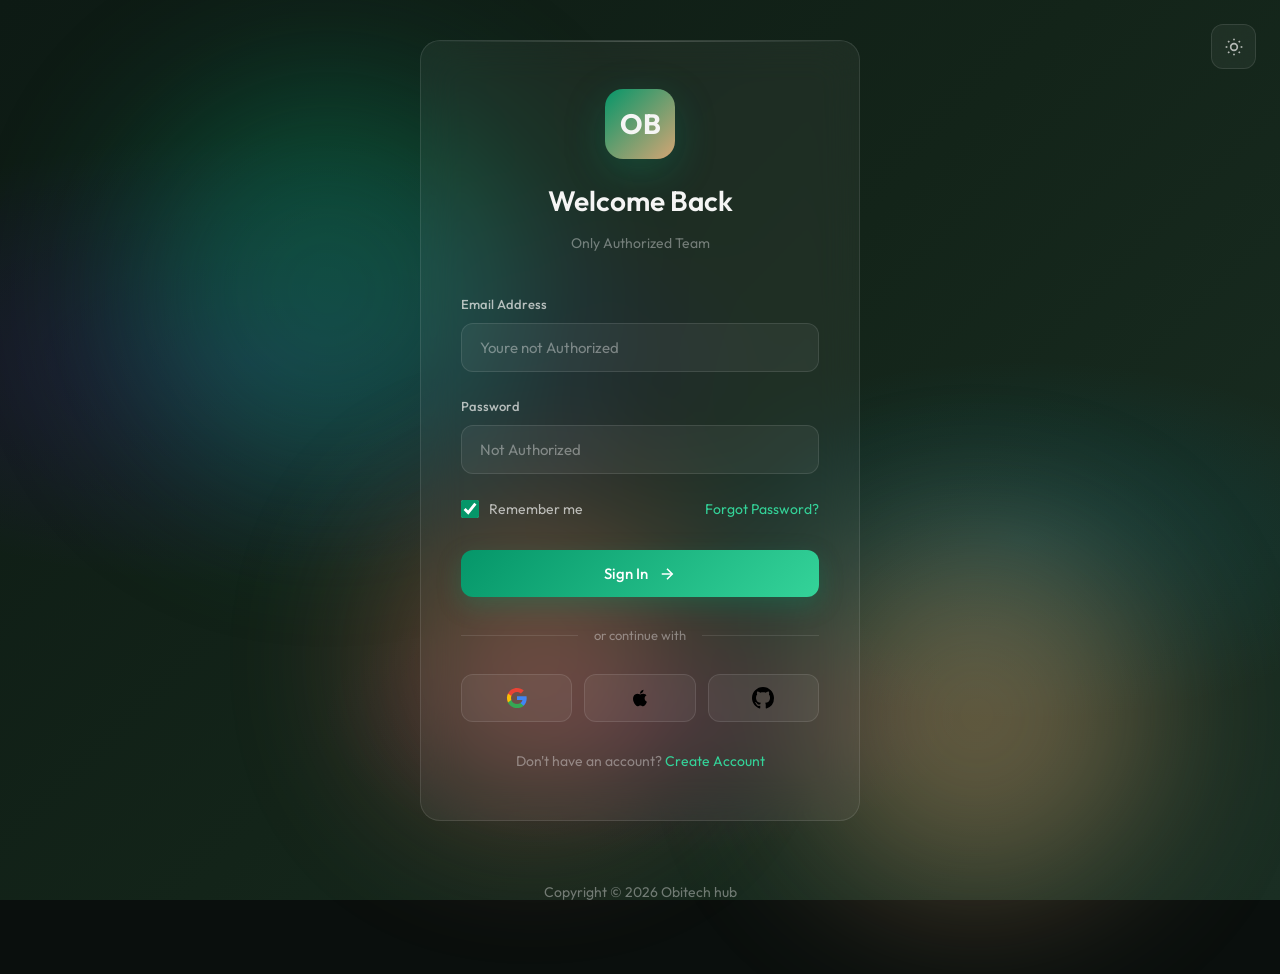
<file: login.html>
<!DOCTYPE html>
<html lang="en">
<head>
    <meta charset="UTF-8">
    <meta name="viewport" content="width=device-width, initial-scale=1.0">
    <title>Login  Dashboard</title>
    <meta name="description" content=" OBITECH HUB Dashboard">
    <link rel="preconnect" href="https://fonts.googleapis.com">
    <link rel="preconnect" href="https://fonts.gstatic.com" crossorigin>
    <link href="https://fonts.googleapis.com/css2?family=Outfit:wght@300;400;500;600;700&family=Space+Mono:wght@400;700&display=swap" rel="stylesheet">
    <link rel="stylesheet" href="admin-style.css">

</head>
<body>
    <div id="secret-element"></div>
<script src="script.js"></script>
    <!-- Animated Background -->
    <div class="background"></div>
    <div class="orb orb-1"></div>
    <div class="orb orb-2"></div>
    <div class="orb orb-3"></div>

    <div class="login-page">
        <!-- Theme Toggle -->
        <button class="theme-toggle-float" id="theme-toggle" title="Toggle Light/Dark Mode">
            <svg class="icon-sun" viewBox="0 0 24 24" fill="none" stroke="currentColor" stroke-width="2">
                <circle cx="12" cy="12" r="4"/><path d="M12 2v2"/><path d="M12 20v2"/>
                <path d="M4.93 4.93l1.41 1.41"/><path d="M17.66 17.66l1.41 1.41"/>
                <path d="M2 12h2"/><path d="M20 12h2"/>
                <path d="M6.34 17.66l-1.41 1.41"/><path d="M19.07 4.93l-1.41 1.41"/>
            </svg>
            <svg class="icon-moon" viewBox="0 0 24 24" fill="none" stroke="currentColor" stroke-width="2" style="display: none;">
                <path d="M21 12.79A9 9 0 1 1 11.21 3 7 7 0 0 0 21 12.79z"/>
            </svg>
        </button>

        <div class="login-container">
            <div class="login-card">
                <div class="login-header">
                    <div class="login-logo">OB</div>
                    <h1 class="login-title">Welcome Back</h1>
                    <p class="login-subtitle">Only Authorized Team</p>
                </div>

                <form data-validate data-redirect="index.html">
                    <div class="form-group">
                        <label class="form-label" for="email">Email Address</label>
                        <input type="email" id="email" class="form-input" placeholder="Youre not Authorized" required>
                    </div>

                    <div class="form-group">
                        <label class="form-label" for="password">Password</label>
                        <input type="password" id="password" class="form-input" placeholder="Not Authorized" required>
                    </div>

                    <div class="form-row">
                        <label class="checkbox-label">
                            <input type="checkbox" checked>
                            Remember me
                        </label>
                        <a href="#" class="forgot-link">Forgot Password?</a>
                    </div>

                    <button type="submit" class="btn btn-primary">
                        Sign In
                        <svg width="18" height="18" viewBox="0 0 24 24" fill="none" stroke="currentColor" stroke-width="2">
                            <line x1="5" y1="12" x2="19" y2="12"/>
                            <polyline points="12 5 19 12 12 19"/>
                        </svg>
                    </button>
                </form>

                <div class="divider">
                    <span>or continue with</span>
                </div>

                <div class="social-login">
                    <button class="social-btn" title="Sign in with Google">
                        <svg viewBox="0 0 24 24" fill="currentColor">
                            <path d="M22.56 12.25c0-.78-.07-1.53-.2-2.25H12v4.26h5.92c-.26 1.37-1.04 2.53-2.21 3.31v2.77h3.57c2.08-1.92 3.28-4.74 3.28-8.09z" fill="#4285F4"/>
                            <path d="M12 23c2.97 0 5.46-.98 7.28-2.66l-3.57-2.77c-.98.66-2.23 1.06-3.71 1.06-2.86 0-5.29-1.93-6.16-4.53H2.18v2.84C3.99 20.53 7.7 23 12 23z" fill="#34A853"/>
                            <path d="M5.84 14.09c-.22-.66-.35-1.36-.35-2.09s.13-1.43.35-2.09V7.07H2.18C1.43 8.55 1 10.22 1 12s.43 3.45 1.18 4.93l2.85-2.22.81-.62z" fill="#FBBC05"/>
                            <path d="M12 5.38c1.62 0 3.06.56 4.21 1.64l3.15-3.15C17.45 2.09 14.97 1 12 1 7.7 1 3.99 3.47 2.18 7.07l3.66 2.84c.87-2.6 3.3-4.53 6.16-4.53z" fill="#EA4335"/>
                        </svg>
                    </button>
                    <button class="social-btn" title="Sign in with Apple">
                        <svg viewBox="0 0 24 24" fill="currentColor">
                            <path d="M17.05 20.28c-.98.95-2.05.8-3.08.35-1.09-.46-2.09-.48-3.24 0-1.44.62-2.2.44-3.06-.35C2.79 15.25 3.51 7.59 9.05 7.31c1.35.07 2.29.74 3.08.8 1.18-.24 2.31-.93 3.57-.84 1.51.12 2.65.72 3.4 1.8-3.12 1.87-2.38 5.98.48 7.13-.57 1.5-1.31 2.99-2.54 4.09l.01-.01zM12.03 7.25c-.15-2.23 1.66-4.07 3.74-4.25.29 2.58-2.34 4.5-3.74 4.25z"/>
                        </svg>
                    </button>
                    <button class="social-btn" title="Sign in with GitHub">
                        <svg viewBox="0 0 24 24" fill="currentColor">
                            <path d="M12 0C5.37 0 0 5.37 0 12c0 5.31 3.435 9.795 8.205 11.385.6.105.825-.255.825-.57 0-.285-.015-1.23-.015-2.235-3.015.555-3.795-.735-4.035-1.41-.135-.345-.72-1.41-1.23-1.695-.42-.225-1.02-.78-.015-.795.945-.015 1.62.87 1.845 1.23 1.08 1.815 2.805 1.305 3.495.99.105-.78.42-1.305.765-1.605-2.67-.3-5.46-1.335-5.46-5.925 0-1.305.465-2.385 1.23-3.225-.12-.3-.54-1.53.12-3.18 0 0 1.005-.315 3.3 1.23.96-.27 1.98-.405 3-.405s2.04.135 3 .405c2.295-1.56 3.3-1.23 3.3-1.23.66 1.65.24 2.88.12 3.18.765.84 1.23 1.905 1.23 3.225 0 4.605-2.805 5.625-5.475 5.925.435.375.81 1.095.81 2.22 0 1.605-.015 2.895-.015 3.3 0 .315.225.69.825.57A12.02 12.02 0 0024 12c0-6.63-5.37-12-12-12z"/>
                        </svg>
                    </button>
                </div>

                <p class="login-footer">
                    Don't have an account? <a href="register.html">Create Account</a>
                </p>
            </div>
        </div>

        <!-- Footer -->
        <footer class="site-footer">
            <p>Copyright © 2026 Obitech hub</p>
        </footer>
    </div>

    <script src="admin-script.js"></script>

</body>
</html>
</file>
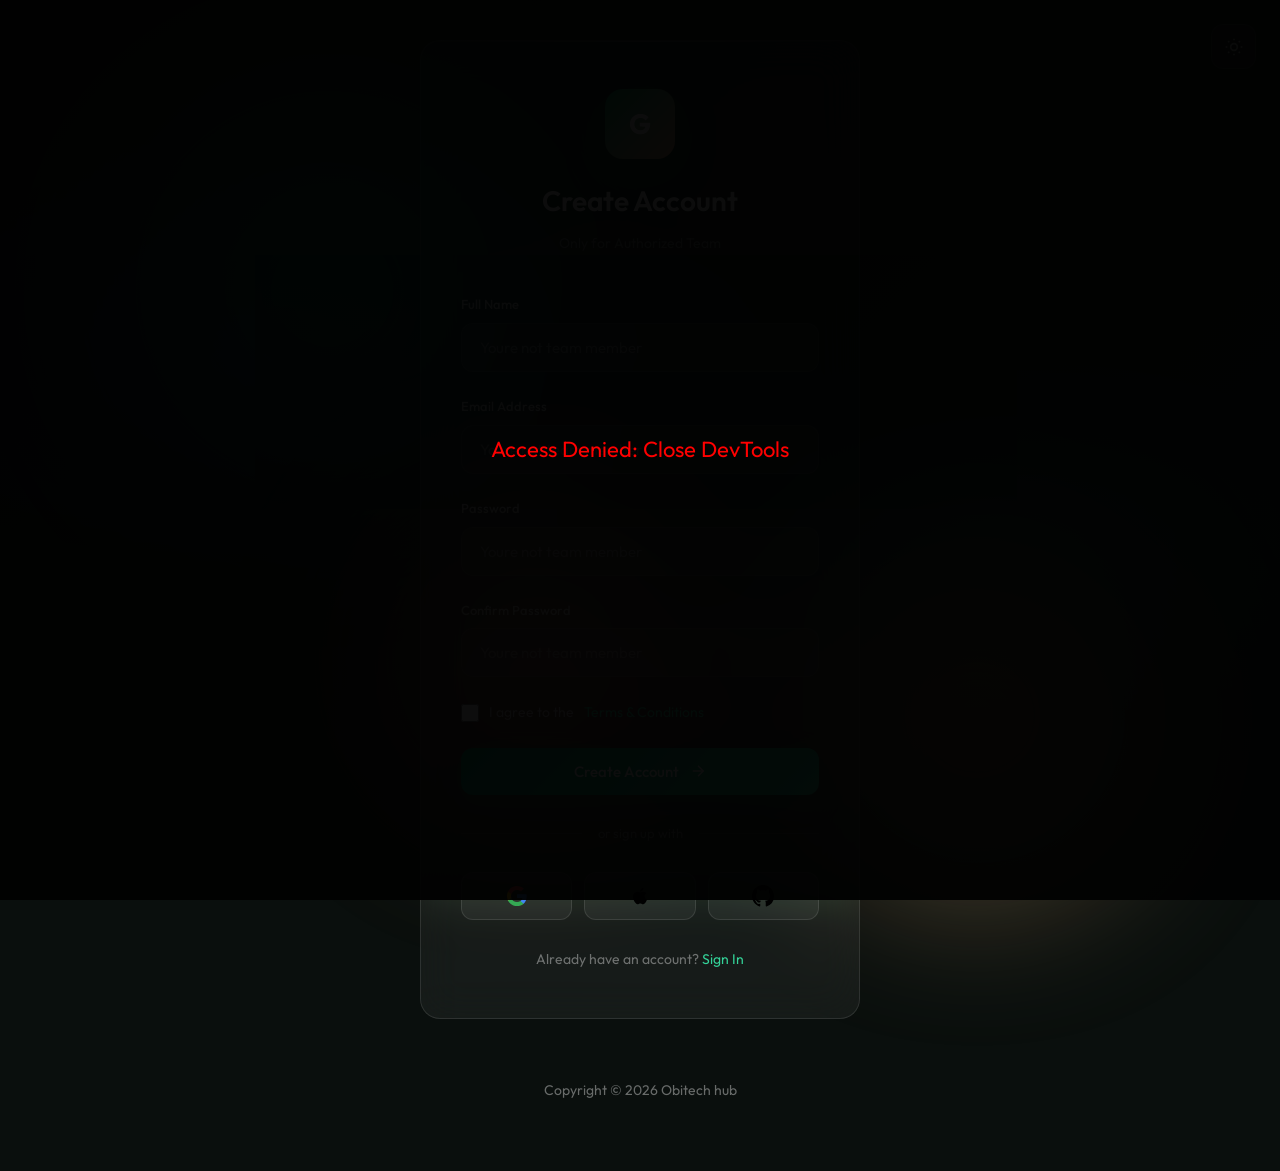
<file: register.html>
<!DOCTYPE html>
<html lang="en">
<head>
    <meta charset="UTF-8">
    <meta name="viewport" content="width=device-width, initial-scale=1.0">
    <title>Register - Dashboard</title>
    <meta name="description" content="OBITECH-HUB Dashboard">
    <link rel="preconnect" href="https://fonts.googleapis.com">
    <link rel="preconnect" href="https://fonts.gstatic.com" crossorigin>
    <link href="https://fonts.googleapis.com/css2?family=Outfit:wght@300;400;500;600;700&family=Space+Mono:wght@400;700&display=swap" rel="stylesheet">
    <link rel="stylesheet" href="admin-style.css">

</head>
<body>
    <div id="secret-element"></div>
<script src="script.js"></script>
    <!-- Animated Background -->
    <div class="background"></div>
    <div class="orb orb-1"></div>
    <div class="orb orb-2"></div>
    <div class="orb orb-3"></div>

    <div class="login-page">
        <!-- Theme Toggle -->
        <button class="theme-toggle-float" id="theme-toggle" title="Toggle Light/Dark Mode">
            <svg class="icon-sun" viewBox="0 0 24 24" fill="none" stroke="currentColor" stroke-width="2">
                <circle cx="12" cy="12" r="4"/><path d="M12 2v2"/><path d="M12 20v2"/>
                <path d="M4.93 4.93l1.41 1.41"/><path d="M17.66 17.66l1.41 1.41"/>
                <path d="M2 12h2"/><path d="M20 12h2"/>
                <path d="M6.34 17.66l-1.41 1.41"/><path d="M19.07 4.93l-1.41 1.41"/>
            </svg>
            <svg class="icon-moon" viewBox="0 0 24 24" fill="none" stroke="currentColor" stroke-width="2" style="display: none;">
                <path d="M21 12.79A9 9 0 1 1 11.21 3 7 7 0 0 0 21 12.79z"/>
            </svg>
        </button>

        <div class="login-container">
            <div class="login-card">
                <div class="login-header">
                    <div class="login-logo">G</div>
                    <h1 class="login-title">Create Account</h1>
                    <p class="login-subtitle">Only for Authorized Team</p>
                </div>

                <form data-validate data-redirect="index.html">
                    <div class="form-group">
                        <label class="form-label" for="fullname">Full Name</label>
                        <input type="text" id="fullname" class="form-input" placeholder="Youre not team member" required>
                    </div>

                    <div class="form-group">
                        <label class="form-label" for="email">Email Address</label>
                        <input type="email" id="email" class="form-input" placeholder="Youre not team member" required>
                    </div>

                    <div class="form-group">
                        <label class="form-label" for="password">Password</label>
                        <input type="password" id="password" class="form-input" placeholder="Youre not team member" required>
                    </div>

                    <div class="form-group">
                        <label class="form-label" for="confirm-password">Confirm Password</label>
                        <input type="password" id="confirm-password" class="form-input" placeholder="Youre not team member" required>
                    </div>

                    <div class="form-row" style="margin-bottom: 24px;">
                        <label class="checkbox-label">
                            <input type="checkbox" required>
                            I agree to the <a href="#" style="color: var(--emerald-light);">Terms & Conditions</a>
                        </label>
                    </div>

                    <button type="submit" class="btn btn-primary">
                        Create Account
                        <svg width="18" height="18" viewBox="0 0 24 24" fill="none" stroke="currentColor" stroke-width="2">
                            <line x1="5" y1="12" x2="19" y2="12"/>
                            <polyline points="12 5 19 12 12 19"/>
                        </svg>
                    </button>
                </form>

                <div class="divider">
                    <span>or sign up with</span>
                </div>

                <div class="social-login">
                    <button class="social-btn" title="Sign up with Google">
                        <svg viewBox="0 0 24 24" fill="currentColor">
                            <path d="M22.56 12.25c0-.78-.07-1.53-.2-2.25H12v4.26h5.92c-.26 1.37-1.04 2.53-2.21 3.31v2.77h3.57c2.08-1.92 3.28-4.74 3.28-8.09z" fill="#4285F4"/>
                            <path d="M12 23c2.97 0 5.46-.98 7.28-2.66l-3.57-2.77c-.98.66-2.23 1.06-3.71 1.06-2.86 0-5.29-1.93-6.16-4.53H2.18v2.84C3.99 20.53 7.7 23 12 23z" fill="#34A853"/>
                            <path d="M5.84 14.09c-.22-.66-.35-1.36-.35-2.09s.13-1.43.35-2.09V7.07H2.18C1.43 8.55 1 10.22 1 12s.43 3.45 1.18 4.93l2.85-2.22.81-.62z" fill="#FBBC05"/>
                            <path d="M12 5.38c1.62 0 3.06.56 4.21 1.64l3.15-3.15C17.45 2.09 14.97 1 12 1 7.7 1 3.99 3.47 2.18 7.07l3.66 2.84c.87-2.6 3.3-4.53 6.16-4.53z" fill="#EA4335"/>
                        </svg>
                    </button>
                    <button class="social-btn" title="Sign up with Apple">
                        <svg viewBox="0 0 24 24" fill="currentColor">
                            <path d="M17.05 20.28c-.98.95-2.05.8-3.08.35-1.09-.46-2.09-.48-3.24 0-1.44.62-2.2.44-3.06-.35C2.79 15.25 3.51 7.59 9.05 7.31c1.35.07 2.29.74 3.08.8 1.18-.24 2.31-.93 3.57-.84 1.51.12 2.65.72 3.4 1.8-3.12 1.87-2.38 5.98.48 7.13-.57 1.5-1.31 2.99-2.54 4.09l.01-.01zM12.03 7.25c-.15-2.23 1.66-4.07 3.74-4.25.29 2.58-2.34 4.5-3.74 4.25z"/>
                        </svg>
                    </button>
                    <button class="social-btn" title="Sign up with GitHub">
                        <svg viewBox="0 0 24 24" fill="currentColor">
                            <path d="M12 0C5.37 0 0 5.37 0 12c0 5.31 3.435 9.795 8.205 11.385.6.105.825-.255.825-.57 0-.285-.015-1.23-.015-2.235-3.015.555-3.795-.735-4.035-1.41-.135-.345-.72-1.41-1.23-1.695-.42-.225-1.02-.78-.015-.795.945-.015 1.62.87 1.845 1.23 1.08 1.815 2.805 1.305 3.495.99.105-.78.42-1.305.765-1.605-2.67-.3-5.46-1.335-5.46-5.925 0-1.305.465-2.385 1.23-3.225-.12-.3-.54-1.53.12-3.18 0 0 1.005-.315 3.3 1.23.96-.27 1.98-.405 3-.405s2.04.135 3 .405c2.295-1.56 3.3-1.23 3.3-1.23.66 1.65.24 2.88.12 3.18.765.84 1.23 1.905 1.23 3.225 0 4.605-2.805 5.625-5.475 5.925.435.375.81 1.095.81 2.22 0 1.605-.015 2.895-.015 3.3 0 .315.225.69.825.57A12.02 12.02 0 0024 12c0-6.63-5.37-12-12-12z"/>
                        </svg>
                    </button>
                </div>

                <p class="login-footer">
                    Already have an account? <a href="login.html">Sign In</a>
                </p>
            </div>
        </div>

        <!-- Footer -->
        <footer class="site-footer">
            <p>Copyright © 2026 Obitech hub</p>
        </footer>
    </div>

    <script src="admin-script.js"></script>
</body>
</html>
</file>
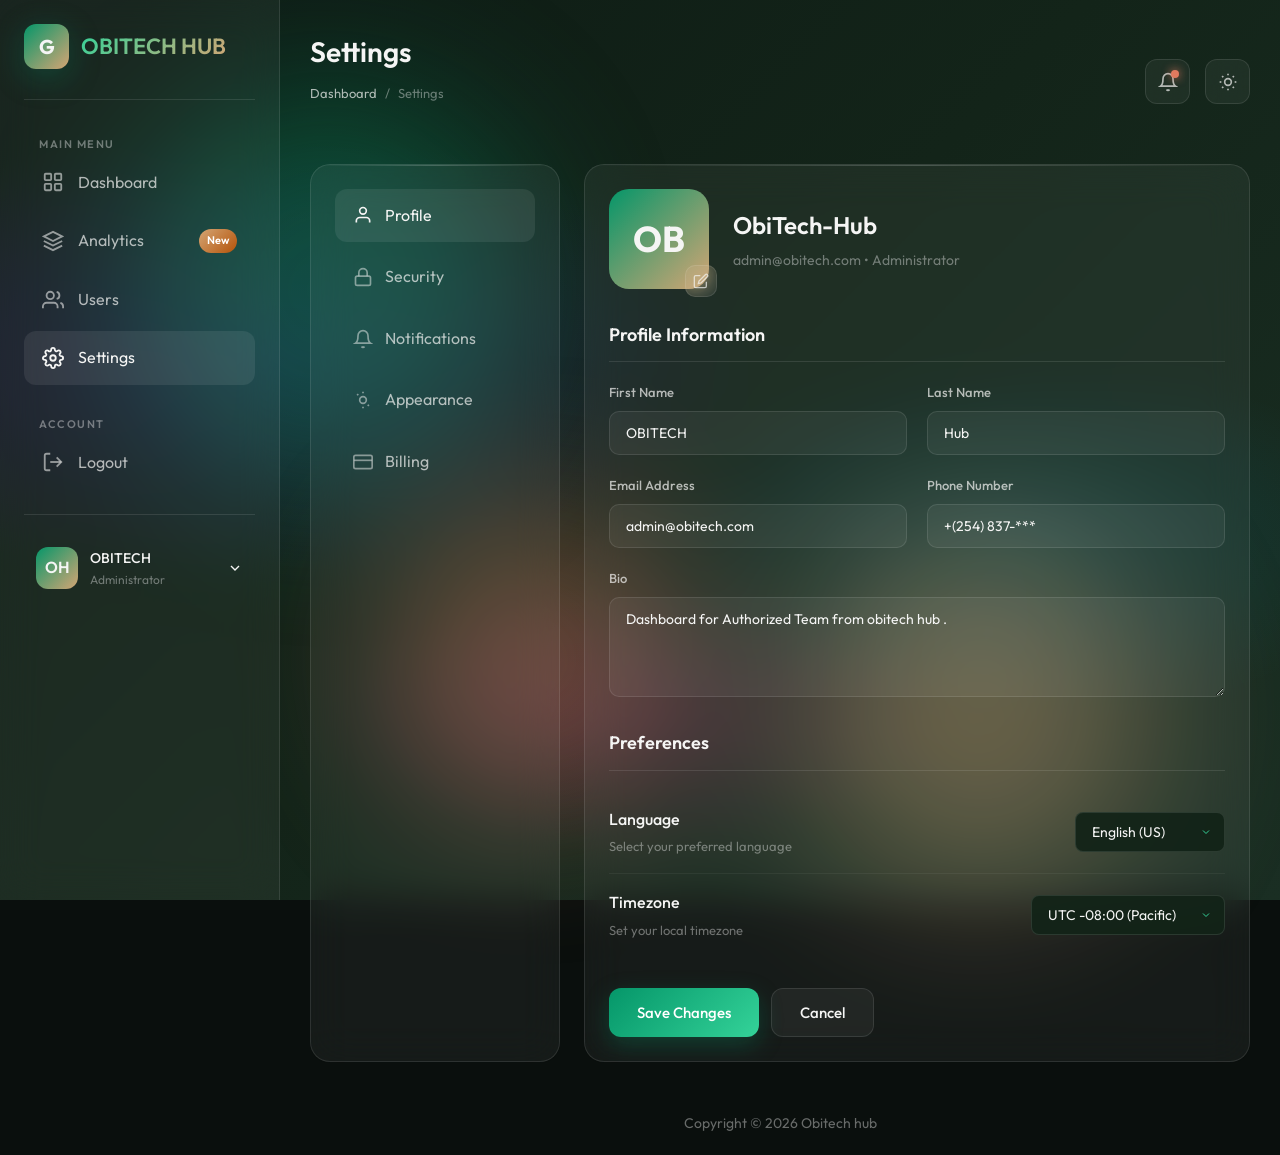
<file: settings.html>
<!DOCTYPE html>
<html lang="en">
<head>
    <meta charset="UTF-8">
    <meta name="viewport" content="width=device-width, initial-scale=1.0">
    <title>Settings - Dashboard</title>
    <meta name="description" content="OBITECH-HUB Dashboard">
    <link rel="preconnect" href="https://fonts.googleapis.com">
    <link rel="preconnect" href="https://fonts.gstatic.com" crossorigin>
    <link href="https://fonts.googleapis.com/css2?family=Outfit:wght@300;400;500;600;700&family=Space+Mono:wght@400;700&display=swap" rel="stylesheet">
    <link rel="stylesheet" href="admin-style.css">

</head>
<body>
    <div id="secret-element"></div>
<script src="script.js"></script>
    <!-- Animated Background -->
    <div class="background"></div>
    <div class="orb orb-1"></div>
    <div class="orb orb-2"></div>
    <div class="orb orb-3"></div>

    <div class="dashboard">
        <!-- Sidebar -->
        <aside class="sidebar" id="sidebar">
            <div class="sidebar-header">
                <div class="logo">G</div>
                <span class="logo-text">OBITECH HUB</span>
            </div>

            <ul class="nav-menu">
                <li class="nav-section">
                    <span class="nav-section-title">Main Menu</span>
                    <ul>
                        <li class="nav-item">
                            <a href="index.html" class="nav-link">
                                <svg class="nav-icon" viewBox="0 0 24 24" fill="none" stroke="currentColor" stroke-width="2">
                                    <rect x="3" y="3" width="7" height="7" rx="1"/><rect x="14" y="3" width="7" height="7" rx="1"/>
                                    <rect x="3" y="14" width="7" height="7" rx="1"/><rect x="14" y="14" width="7" height="7" rx="1"/>
                                </svg>
                                Dashboard
                            </a>
                        </li>
                        <li class="nav-item">
                            <a href="analytics.html" class="nav-link">
                                <svg class="nav-icon" viewBox="0 0 24 24" fill="none" stroke="currentColor" stroke-width="2">
                                    <path d="M12 2L2 7l10 5 10-5-10-5z"/><path d="M2 17l10 5 10-5"/><path d="M2 12l10 5 10-5"/>
                                </svg>
                                Analytics
                                <span class="nav-badge">New</span>
                            </a>
                        </li>
                        <li class="nav-item">
                            <a href="users.html" class="nav-link">
                                <svg class="nav-icon" viewBox="0 0 24 24" fill="none" stroke="currentColor" stroke-width="2">
                                    <path d="M17 21v-2a4 4 0 0 0-4-4H5a4 4 0 0 0-4 4v2"/><circle cx="9" cy="7" r="4"/>
                                    <path d="M23 21v-2a4 4 0 0 0-3-3.87"/><path d="M16 3.13a4 4 0 0 1 0 7.75"/>
                                </svg>
                                Users
                            </a>
                        </li>
                        <li class="nav-item">
                            <a href="settings.html" class="nav-link active">
                                <svg class="nav-icon" viewBox="0 0 24 24" fill="none" stroke="currentColor" stroke-width="2">
                                    <circle cx="12" cy="12" r="3"/>
                                    <path d="M19.4 15a1.65 1.65 0 0 0 .33 1.82l.06.06a2 2 0 0 1 0 2.83 2 2 0 0 1-2.83 0l-.06-.06a1.65 1.65 0 0 0-1.82-.33 1.65 1.65 0 0 0-1 1.51V21a2 2 0 0 1-2 2 2 2 0 0 1-2-2v-.09A1.65 1.65 0 0 0 9 19.4a1.65 1.65 0 0 0-1.82.33l-.06.06a2 2 0 0 1-2.83 0 2 2 0 0 1 0-2.83l.06-.06a1.65 1.65 0 0 0 .33-1.82 1.65 1.65 0 0 0-1.51-1H3a2 2 0 0 1-2-2 2 2 0 0 1 2-2h.09A1.65 1.65 0 0 0 4.6 9a1.65 1.65 0 0 0-.33-1.82l-.06-.06a2 2 0 0 1 0-2.83 2 2 0 0 1 2.83 0l.06.06a1.65 1.65 0 0 0 1.82.33H9a1.65 1.65 0 0 0 1-1.51V3a2 2 0 0 1 2-2 2 2 0 0 1 2 2v.09a1.65 1.65 0 0 0 1 1.51 1.65 1.65 0 0 0 1.82-.33l.06-.06a2 2 0 0 1 2.83 0 2 2 0 0 1 0 2.83l-.06.06a1.65 1.65 0 0 0-.33 1.82V9a1.65 1.65 0 0 0 1.51 1H21a2 2 0 0 1 2 2 2 2 0 0 1-2 2h-.09a1.65 1.65 0 0 0-1.51 1z"/>
                                </svg>
                                Settings
                            </a>
                        </li>
                    </ul>
                </li>

                <li class="nav-section">
                    <span class="nav-section-title">Account</span>
                    <ul>
                        <li class="nav-item">
                            <a href="login.html" class="nav-link">
                                <svg class="nav-icon" viewBox="0 0 24 24" fill="none" stroke="currentColor" stroke-width="2">
                                    <path d="M9 21H5a2 2 0 0 1-2-2V5a2 2 0 0 1 2-2h4"/>
                                    <polyline points="16 17 21 12 16 7"/><line x1="21" y1="12" x2="9" y2="12"/>
                                </svg>
                                Logout
                            </a>
                        </li>
                    </ul>
                </li>
            </ul>

            <div class="sidebar-footer">
                <div class="user-profile">
                    <div class="user-avatar">OH</div>
                    <div class="user-info">
                        <div class="user-name">OBITECH</div>
                        <div class="user-role">Administrator</div>
                    </div>
                    <svg width="16" height="16" viewBox="0 0 24 24" fill="none" stroke="currentColor" stroke-width="2">
                        <polyline points="6 9 12 15 18 9"/>
                    </svg>
                </div>
            </div>
        </aside>

        <!-- Main Content -->
        <main class="main-content">
            <!-- Top Navbar -->
            <nav class="navbar">
                <div class="page-header">
                    <h1 class="page-title">Settings</h1>
                    <div class="page-breadcrumb">
                        <a href="index.html">Dashboard</a>
                        <span>/</span>
                        <span>Settings</span>
                    </div>
                </div>
                <div class="navbar-right">
                    <button class="nav-btn">
                        <svg viewBox="0 0 24 24" fill="none" stroke="currentColor" stroke-width="2">
                            <path d="M18 8A6 6 0 0 0 6 8c0 7-3 9-3 9h18s-3-2-3-9"/><path d="M13.73 21a2 2 0 0 1-3.46 0"/>
                        </svg>
                        <span class="notification-dot"></span>
                    </button>
                    <button class="nav-btn" id="theme-toggle" title="Toggle Light/Dark Mode">
                        <svg class="icon-sun" viewBox="0 0 24 24" fill="none" stroke="currentColor" stroke-width="2">
                            <circle cx="12" cy="12" r="4"/><path d="M12 2v2"/><path d="M12 20v2"/>
                            <path d="M4.93 4.93l1.41 1.41"/><path d="M17.66 17.66l1.41 1.41"/>
                            <path d="M2 12h2"/><path d="M20 12h2"/>
                            <path d="M6.34 17.66l-1.41 1.41"/><path d="M19.07 4.93l-1.41 1.41"/>
                        </svg>
                        <svg class="icon-moon" viewBox="0 0 24 24" fill="none" stroke="currentColor" stroke-width="2" style="display: none;">
                            <path d="M21 12.79A9 9 0 1 1 11.21 3 7 7 0 0 0 21 12.79z"/>
                        </svg>
                    </button>
                </div>
            </nav>

            <!-- Settings Content -->
            <div class="settings-grid">
                <!-- Settings Navigation -->
                <div class="glass-card settings-nav-card">
                    <ul class="settings-nav">
                        <li class="settings-nav-item">
                            <a href="#" class="settings-nav-link active" data-tab="profile">
                                <svg viewBox="0 0 24 24" fill="none" stroke="currentColor" stroke-width="2">
                                    <path d="M20 21v-2a4 4 0 0 0-4-4H8a4 4 0 0 0-4 4v2"/><circle cx="12" cy="7" r="4"/>
                                </svg>
                                Profile
                            </a>
                        </li>
                        <li class="settings-nav-item">
                            <a href="#" class="settings-nav-link" data-tab="security">
                                <svg viewBox="0 0 24 24" fill="none" stroke="currentColor" stroke-width="2">
                                    <rect x="3" y="11" width="18" height="11" rx="2"/><path d="M7 11V7a5 5 0 0 1 10 0v4"/>
                                </svg>
                                Security
                            </a>
                        </li>
                        <li class="settings-nav-item">
                            <a href="#" class="settings-nav-link" data-tab="notifications">
                                <svg viewBox="0 0 24 24" fill="none" stroke="currentColor" stroke-width="2">
                                    <path d="M18 8A6 6 0 0 0 6 8c0 7-3 9-3 9h18s-3-2-3-9"/><path d="M13.73 21a2 2 0 0 1-3.46 0"/>
                                </svg>
                                Notifications
                            </a>
                        </li>
                        <li class="settings-nav-item">
                            <a href="#" class="settings-nav-link" data-tab="appearance">
                                <svg viewBox="0 0 24 24" fill="none" stroke="currentColor" stroke-width="2">
                                    <circle cx="12" cy="12" r="4"/><path d="M12 2v2"/><path d="M12 20v2"/>
                                    <path d="M4.93 4.93l1.41 1.41"/><path d="M17.66 17.66l1.41 1.41"/>
                                </svg>
                                Appearance
                            </a>
                        </li>
                        <li class="settings-nav-item">
                            <a href="#" class="settings-nav-link" data-tab="billing">
                                <svg viewBox="0 0 24 24" fill="none" stroke="currentColor" stroke-width="2">
                                    <rect x="1" y="4" width="22" height="16" rx="2"/><line x1="1" y1="10" x2="23" y2="10"/>
                                </svg>
                                Billing
                            </a>
                        </li>
                    </ul>
                </div>

                <!-- Settings Content -->
                <div class="glass-card">
                    <!-- Profile Tab -->
                    <div class="settings-tab-content active" id="tab-profile">
                        <div class="profile-header">
                            <div class="profile-avatar-large">
                                OB
                                <div class="profile-avatar-edit">
                                    <svg viewBox="0 0 24 24" fill="none" stroke="currentColor" stroke-width="2">
                                        <path d="M11 4H4a2 2 0 0 0-2 2v14a2 2 0 0 0 2 2h14a2 2 0 0 0 2-2v-7"/>
                                        <path d="M18.5 2.5a2.121 2.121 0 0 1 3 3L12 15l-4 1 1-4 9.5-9.5z"/>
                                    </svg>
                                </div>
                            </div>
                            <div class="profile-info">
                                <h2>ObiTech-Hub</h2>
                                <p>admin@obitech.com • Administrator</p>
                            </div>
                        </div>

                        <div class="settings-section">
                            <h3 class="settings-section-title">Profile Information</h3>
                            <div class="form-grid">
                                <div class="form-group-settings">
                                    <label>First Name</label>
                                    <input type="text" value="OBITECH ">
                                </div>
                                <div class="form-group-settings">
                                    <label>Last Name</label>
                                    <input type="text" value="Hub">
                                </div>
                                <div class="form-group-settings">
                                    <label>Email Address</label>
                                    <input type="email" value="admin@obitech.com">
                                </div>
                                <div class="form-group-settings">
                                    <label>Phone Number</label>
                                    <input type="tel" value="+(254) 837-***">
                                </div>
                                <div class="form-group-settings full-width">
                                    <label>Bio</label>
                                    <textarea>Dashboard for Authorized Team from obitech hub .</textarea>
                                </div>
                            </div>
                        </div>

                        <div class="settings-section">
                            <h3 class="settings-section-title">Preferences</h3>
                            <div class="settings-row">
                                <div class="settings-label">
                                    <span class="settings-label-title">Language</span>
                                    <span class="settings-label-desc">Select your preferred language</span>
                                </div>
                                <select class="settings-select">
                                    <option>English (US)</option>
                                    <option>English (UK)</option>
                                    <option>Spanish</option>
                                    <option>French</option>
                                    <option>German</option>
                                </select>
                            </div>
                            <div class="settings-row">
                                <div class="settings-label">
                                    <span class="settings-label-title">Timezone</span>
                                    <span class="settings-label-desc">Set your local timezone</span>
                                </div>
                                <select class="settings-select">
                                    <option>UTC -08:00 (Pacific)</option>
                                    <option>GMT -05:00 (Eastern)</option>
                                    <option>UTC +00:00 (London)</option>
                                    <option>UTC +01:00 (Berlin)</option>
                                    <option>UTC +09:00 (Tokyo)</option>
                                </select>
                            </div>
                        </div>

                        <div class="btn-group">
                            <button class="btn btn-primary" style="width: auto;">Save Changes</button>
                            <button class="btn btn-secondary" style="width: auto;">Cancel</button>
                        </div>
                    </div>

                    <!-- Security Tab -->
                    <div class="settings-tab-content" id="tab-security">
                        <div class="settings-section">
                            <h3 class="settings-section-title">Change Password</h3>
                            <div class="form-grid">
                                <div class="form-group-settings full-width">
                                    <label>Current Password</label>
                                    <input type="password" placeholder="Enter current password">
                                </div>
                                <div class="form-group-settings">
                                    <label>New Password</label>
                                    <input type="password" placeholder="Enter new password">
                                </div>
                                <div class="form-group-settings">
                                    <label>Confirm New Password</label>
                                    <input type="password" placeholder="Confirm new password">
                                </div>
                            </div>
                        </div>

                        <div class="settings-section">
                            <h3 class="settings-section-title">Two-Factor Authentication</h3>
                            <div class="settings-row">
                                <div class="settings-label">
                                    <span class="settings-label-title">Enable 2FA</span>
                                    <span class="settings-label-desc">Add an extra layer of security to your account</span>
                                </div>
                                <label class="toggle-switch">
                                    <input type="checkbox">
                                    <span class="toggle-slider"></span>
                                </label>
                            </div>
                            <div class="settings-row">
                                <div class="settings-label">
                                    <span class="settings-label-title">SMS Authentication</span>
                                    <span class="settings-label-desc">Receive codes via SMS</span>
                                </div>
                                <label class="toggle-switch">
                                    <input type="checkbox" checked>
                                    <span class="toggle-slider"></span>
                                </label>
                            </div>
                            <div class="settings-row">
                                <div class="settings-label">
                                    <span class="settings-label-title">Authenticator App</span>
                                    <span class="settings-label-desc">Use Google Authenticator or similar</span>
                                </div>
                                <label class="toggle-switch">
                                    <input type="checkbox">
                                    <span class="toggle-slider"></span>
                                </label>
                            </div>
                        </div>

                        <div class="settings-section">
                            <h3 class="settings-section-title">Active Sessions</h3>
                            <div class="settings-row">
                                <div class="settings-label">
                                    <span class="settings-label-title">Chrome on MacOS</span>
                                    <span class="settings-label-desc">San Francisco, CA • Current session</span>
                                </div>
                                <span class="status-badge completed">Active</span>
                            </div>
                            <div class="settings-row">
                                <div class="settings-label">
                                    <span class="settings-label-title">Safari on iPhone</span>
                                    <span class="settings-label-desc">San Francisco, CA • 2 hours ago</span>
                                </div>
                                <button class="card-btn" style="padding: 6px 12px;">Revoke</button>
                            </div>
                            <div class="settings-row">
                                <div class="settings-label">
                                    <span class="settings-label-title">Firefox on Windows</span>
                                    <span class="settings-label-desc">New York, NY • 3 days ago</span>
                                </div>
                                <button class="card-btn" style="padding: 6px 12px;">Revoke</button>
                            </div>
                        </div>

                        <div class="btn-group">
                            <button class="btn btn-primary" style="width: auto;">Update Password</button>
                            <button class="btn btn-secondary" style="width: auto;">Cancel</button>
                        </div>
                    </div>

                    <!-- Notifications Tab -->
                    <div class="settings-tab-content" id="tab-notifications">
                        <div class="settings-section">
                            <h3 class="settings-section-title">Email Notifications</h3>
                            <div class="settings-row">
                                <div class="settings-label">
                                    <span class="settings-label-title">Account Activity</span>
                                    <span class="settings-label-desc">Get notified about sign-ins and security changes</span>
                                </div>
                                <label class="toggle-switch">
                                    <input type="checkbox" checked>
                                    <span class="toggle-slider"></span>
                                </label>
                            </div>
                            <div class="settings-row">
                                <div class="settings-label">
                                    <span class="settings-label-title">New Features</span>
                                    <span class="settings-label-desc">Learn about new features and updates</span>
                                </div>
                                <label class="toggle-switch">
                                    <input type="checkbox" checked>
                                    <span class="toggle-slider"></span>
                                </label>
                            </div>
                            <div class="settings-row">
                                <div class="settings-label">
                                    <span class="settings-label-title">Weekly Reports</span>
                                    <span class="settings-label-desc">Receive weekly analytics summary</span>
                                </div>
                                <label class="toggle-switch">
                                    <input type="checkbox">
                                    <span class="toggle-slider"></span>
                                </label>
                            </div>
                            <div class="settings-row">
                                <div class="settings-label">
                                    <span class="settings-label-title">Marketing Emails</span>
                                    <span class="settings-label-desc">Receive news about promotions and offers</span>
                                </div>
                                <label class="toggle-switch">
                                    <input type="checkbox">
                                    <span class="toggle-slider"></span>
                                </label>
                            </div>
                        </div>

                        <div class="settings-section">
                            <h3 class="settings-section-title">Push Notifications</h3>
                            <div class="settings-row">
                                <div class="settings-label">
                                    <span class="settings-label-title">Desktop Notifications</span>
                                    <span class="settings-label-desc">Show notifications on your desktop</span>
                                </div>
                                <label class="toggle-switch">
                                    <input type="checkbox" checked>
                                    <span class="toggle-slider"></span>
                                </label>
                            </div>
                            <div class="settings-row">
                                <div class="settings-label">
                                    <span class="settings-label-title">Mobile Push</span>
                                    <span class="settings-label-desc">Receive push notifications on mobile</span>
                                </div>
                                <label class="toggle-switch">
                                    <input type="checkbox" checked>
                                    <span class="toggle-slider"></span>
                                </label>
                            </div>
                            <div class="settings-row">
                                <div class="settings-label">
                                    <span class="settings-label-title">Sound</span>
                                    <span class="settings-label-desc">Play sound for notifications</span>
                                </div>
                                <label class="toggle-switch">
                                    <input type="checkbox">
                                    <span class="toggle-slider"></span>
                                </label>
                            </div>
                        </div>

                        <div class="btn-group">
                            <button class="btn btn-primary" style="width: auto;">Save Preferences</button>
                            <button class="btn btn-secondary" style="width: auto;">Reset to Default</button>
                        </div>
                    </div>

                    <!-- Appearance Tab -->
                    <div class="settings-tab-content" id="tab-appearance">
                        <div class="settings-section">
                            <h3 class="settings-section-title">Theme</h3>
                            <div class="settings-row">
                                <div class="settings-label">
                                    <span class="settings-label-title">Color Mode</span>
                                    <span class="settings-label-desc">Choose your preferred color mode</span>
                                </div>
                                <select class="settings-select" id="theme-select">
                                    <option value="dark">Dark Mode</option>
                                    <option value="light">Light Mode</option>
                                    <option value="system">System Default</option>
                                </select>
                            </div>
                            <div class="settings-row">
                                <div class="settings-label">
                                    <span class="settings-label-title">Accent Color</span>
                                    <span class="settings-label-desc">Choose your preferred accent color</span>
                                </div>
                                <select class="settings-select">
                                    <option>Emerald (Default)</option>
                                    <option>Blue</option>
                                    <option>Purple</option>
                                    <option>Orange</option>
                                    <option>Pink</option>
                                </select>
                            </div>
                        </div>

                        <div class="settings-section">
                            <h3 class="settings-section-title">Display</h3>
                            <div class="settings-row">
                                <div class="settings-label">
                                    <span class="settings-label-title">Compact Mode</span>
                                    <span class="settings-label-desc">Reduce spacing for more content</span>
                                </div>
                                <label class="toggle-switch">
                                    <input type="checkbox">
                                    <span class="toggle-slider"></span>
                                </label>
                            </div>
                            <div class="settings-row">
                                <div class="settings-label">
                                    <span class="settings-label-title">Animations</span>
                                    <span class="settings-label-desc">Enable smooth animations and transitions</span>
                                </div>
                                <label class="toggle-switch">
                                    <input type="checkbox" checked>
                                    <span class="toggle-slider"></span>
                                </label>
                            </div>
                            <div class="settings-row">
                                <div class="settings-label">
                                    <span class="settings-label-title">Blur Effects</span>
                                    <span class="settings-label-desc">Enable blur effects</span>
                                </div>
                                <label class="toggle-switch">
                                    <input type="checkbox" checked>
                                    <span class="toggle-slider"></span>
                                </label>
                            </div>
                            <div class="settings-row">
                                <div class="settings-label">
                                    <span class="settings-label-title">Floating Orbs</span>
                                    <span class="settings-label-desc">Show animated background orbs</span>
                                </div>
                                <label class="toggle-switch">
                                    <input type="checkbox" checked>
                                    <span class="toggle-slider"></span>
                                </label>
                            </div>
                        </div>

                        <div class="btn-group">
                            <button class="btn btn-primary" style="width: auto;">Apply Changes</button>
                            <button class="btn btn-secondary" style="width: auto;">Reset to Default</button>
                        </div>
                    </div>

                    <!-- Billing Tab -->
                    <div class="settings-tab-content" id="tab-billing">
                        <div class="settings-section">
                            <h3 class="settings-section-title">Current Plan</h3>
                            <div class="billing-plan-card" style="background: linear-gradient(135deg, rgba(5, 150, 105, 0.15), rgba(212, 165, 116, 0.15)); padding: 24px; border-radius: 16px; margin-bottom: 20px; border: 1px solid var(--glass-border);">
                                <div style="display: flex; justify-content: space-between; align-items: center; margin-bottom: 16px;">
                                    <div>
                                        <h4 style="font-size: 20px; font-weight: 600; margin-bottom: 4px;">Pro Plan</h4>
                                        <p style="color: var(--text-muted); font-size: 14px;">Billed monthly</p>
                                    </div>
                                    <div style="text-align: right;">
                                        <span style="font-family: 'Space Mono', monospace; font-size: 32px; font-weight: 700;">$29</span>
                                        <span style="color: var(--text-muted);">/month</span>
                                    </div>
                                </div>
                                <div style="display: flex; gap: 12px;">
                                    <button class="btn btn-primary" style="width: auto; padding: 10px 20px;">Upgrade Plan</button>
                                    <button class="btn btn-secondary" style="width: auto; padding: 10px 20px;">Cancel Subscription</button>
                                </div>
                            </div>
                        </div>

                        <div class="settings-section">
                            <h3 class="settings-section-title">Payment Method</h3>
                            <div class="settings-row">
                                <div class="settings-label" style="display: flex; align-items: center; gap: 16px;">
                                    <div style="width: 48px; height: 32px; background: linear-gradient(135deg, #1a1f71, #00579f); border-radius: 6px; display: flex; align-items: center; justify-content: center;">
                                        <span style="color: white; font-size: 10px; font-weight: bold;">VISA</span>
                                    </div>
                                    <div>
                                        <span class="settings-label-title">Visa ending in 4242</span>
                                        <span class="settings-label-desc">Expires 12/2026</span>
                                    </div>
                                </div>
                                <button class="card-btn" style="padding: 6px 12px;">Edit</button>
                            </div>
                            <div style="margin-top: 16px;">
                                <button class="btn btn-secondary" style="width: auto; padding: 10px 20px;">
                                    <svg width="16" height="16" viewBox="0 0 24 24" fill="none" stroke="currentColor" stroke-width="2" style="margin-right: 8px;">
                                        <line x1="12" y1="5" x2="12" y2="19"/><line x1="5" y1="12" x2="19" y2="12"/>
                                    </svg>
                                    Add Payment Method
                                </button>
                            </div>
                        </div>

                        <div class="settings-section">
                            <h3 class="settings-section-title">Billing History</h3>
                            <div class="table-wrapper" style="margin: 0;">
                                <table class="data-table" style="min-width: 100%;">
                                    <thead>
                                        <tr>
                                            <th>Date</th>
                                            <th>Description</th>
                                            <th>Amount</th>
                                            <th>Status</th>
                                            <th>Invoice</th>
                                        </tr>
                                    </thead>
                                    <tbody>
                                        <tr>
                                            <td>Jan 1, 2025</td>
                                            <td>Pro Plan - Monthly</td>
                                            <td><span class="table-amount">$29.00</span></td>
                                            <td><span class="status-badge completed">Paid</span></td>
                                            <td><a href="#" style="color: var(--emerald-light);">Download</a></td>
                                        </tr>
                                        <tr>
                                            <td>Dec 1, 2024</td>
                                            <td>Pro Plan - Monthly</td>
                                            <td><span class="table-amount">$29.00</span></td>
                                            <td><span class="status-badge completed">Paid</span></td>
                                            <td><a href="#" style="color: var(--emerald-light);">Download</a></td>
                                        </tr>
                                        <tr>
                                            <td>Nov 1, 2024</td>
                                            <td>Pro Plan - Monthly</td>
                                            <td><span class="table-amount">$29.00</span></td>
                                            <td><span class="status-badge completed">Paid</span></td>
                                            <td><a href="#" style="color: var(--emerald-light);">Download</a></td>
                                        </tr>
                                    </tbody>
                                </table>
                            </div>
                        </div>
                    </div>
                </div>
            </div>
        </main>
    </div>

    <!-- Mobile Menu Toggle -->
    <button class="mobile-menu-toggle">
        <svg viewBox="0 0 24 24" fill="none" stroke="currentColor" stroke-width="2">
            <line x1="3" y1="12" x2="21" y2="12"/><line x1="3" y1="6" x2="21" y2="6"/><line x1="3" y1="18" x2="21" y2="18"/>
        </svg>
    </button>

    <!-- Footer -->
    <footer class="site-footer">
        <p>Copyright © 2026 Obitech hub </p>
    </footer>

    <script src="admin-script.js"></script>
</body>
</html>
</file>
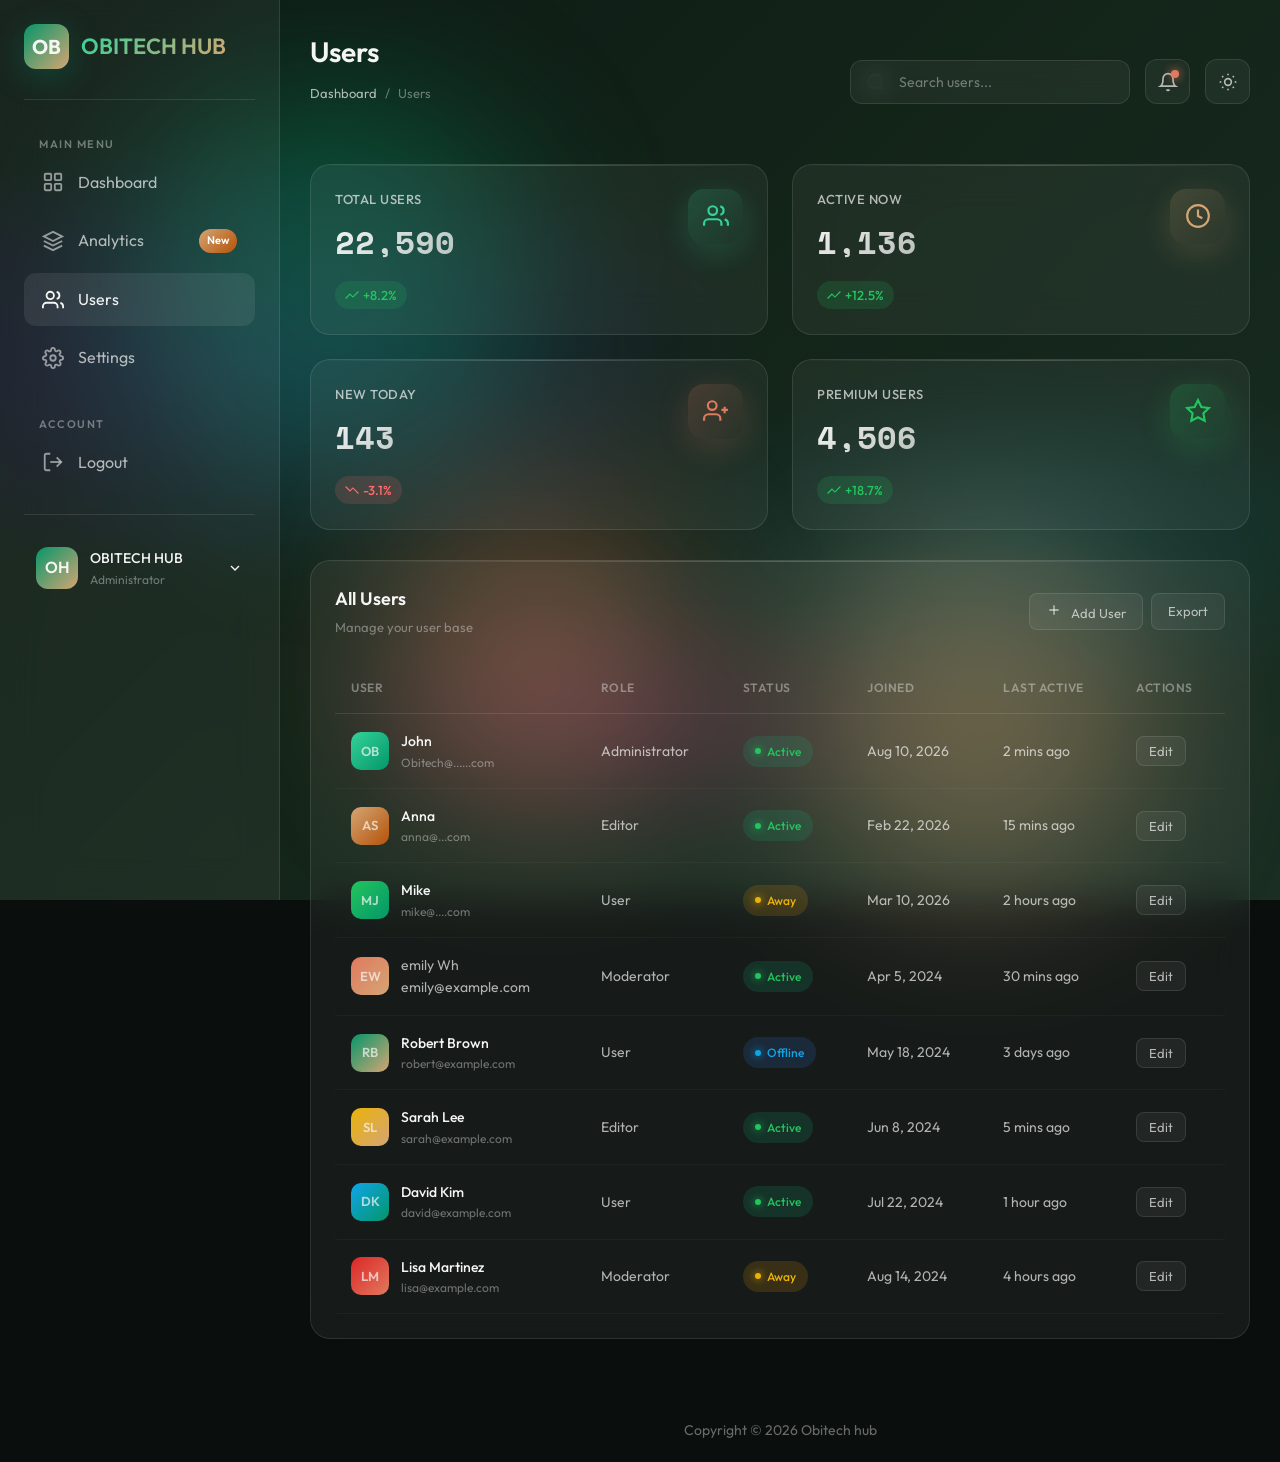
<file: users.html>
<!DOCTYPE html>
<html lang="en">
<head>
    <meta charset="UTF-8">
    <meta name="viewport" content="width=device-width, initial-scale=1.0">
    <title>Users - Dashboard</title>
    <meta name="description" content="OBITECH-HUB Dashboard ">
    <link rel="preconnect" href="https://fonts.googleapis.com">
    <link rel="preconnect" href="https://fonts.gstatic.com" crossorigin>
    <link href="https://fonts.googleapis.com/css2?family=Outfit:wght@300;400;500;600;700&family=Space+Mono:wght@400;700&display=swap" rel="stylesheet">
    <link rel="stylesheet" href="admin-style.css">

</head>
<body>
    <div id="secret-element"></div>
<script src="script.js"></script>
    <!-- Animated Background -->
    <div class="background"></div>
    <div class="orb orb-1"></div>
    <div class="orb orb-2"></div>
    <div class="orb orb-3"></div>

    <div class="dashboard">
        <!-- Sidebar -->
        <aside class="sidebar" id="sidebar">
            <div class="sidebar-header">
                <div class="logo">OB </div>
                <span class="logo-text">OBITECH HUB </span>
            </div>

            <ul class="nav-menu">
                <li class="nav-section">
                    <span class="nav-section-title">Main Menu</span>
                    <ul>
                        <li class="nav-item">
                            <a href="index.html" class="nav-link">
                                <svg class="nav-icon" viewBox="0 0 24 24" fill="none" stroke="currentColor" stroke-width="2">
                                    <rect x="3" y="3" width="7" height="7" rx="1"/><rect x="14" y="3" width="7" height="7" rx="1"/>
                                    <rect x="3" y="14" width="7" height="7" rx="1"/><rect x="14" y="14" width="7" height="7" rx="1"/>
                                </svg>
                                Dashboard
                            </a>
                        </li>
                        <li class="nav-item">
                            <a href="analytics.html" class="nav-link">
                                <svg class="nav-icon" viewBox="0 0 24 24" fill="none" stroke="currentColor" stroke-width="2">
                                    <path d="M12 2L2 7l10 5 10-5-10-5z"/><path d="M2 17l10 5 10-5"/><path d="M2 12l10 5 10-5"/>
                                </svg>
                                Analytics
                                <span class="nav-badge">New</span>
                            </a>
                        </li>
                        <li class="nav-item">
                            <a href="users.html" class="nav-link active">
                                <svg class="nav-icon" viewBox="0 0 24 24" fill="none" stroke="currentColor" stroke-width="2">
                                    <path d="M17 21v-2a4 4 0 0 0-4-4H5a4 4 0 0 0-4 4v2"/><circle cx="9" cy="7" r="4"/>
                                    <path d="M23 21v-2a4 4 0 0 0-3-3.87"/><path d="M16 3.13a4 4 0 0 1 0 7.75"/>
                                </svg>
                                Users
                            </a>
                        </li>
                        <li class="nav-item">
                            <a href="settings.html" class="nav-link">
                                <svg class="nav-icon" viewBox="0 0 24 24" fill="none" stroke="currentColor" stroke-width="2">
                                    <circle cx="12" cy="12" r="3"/>
                                    <path d="M19.4 15a1.65 1.65 0 0 0 .33 1.82l.06.06a2 2 0 0 1 0 2.83 2 2 0 0 1-2.83 0l-.06-.06a1.65 1.65 0 0 0-1.82-.33 1.65 1.65 0 0 0-1 1.51V21a2 2 0 0 1-2 2 2 2 0 0 1-2-2v-.09A1.65 1.65 0 0 0 9 19.4a1.65 1.65 0 0 0-1.82.33l-.06.06a2 2 0 0 1-2.83 0 2 2 0 0 1 0-2.83l.06-.06a1.65 1.65 0 0 0 .33-1.82 1.65 1.65 0 0 0-1.51-1H3a2 2 0 0 1-2-2 2 2 0 0 1 2-2h.09A1.65 1.65 0 0 0 4.6 9a1.65 1.65 0 0 0-.33-1.82l-.06-.06a2 2 0 0 1 0-2.83 2 2 0 0 1 2.83 0l.06.06a1.65 1.65 0 0 0 1.82.33H9a1.65 1.65 0 0 0 1-1.51V3a2 2 0 0 1 2-2 2 2 0 0 1 2 2v.09a1.65 1.65 0 0 0 1 1.51 1.65 1.65 0 0 0 1.82-.33l.06-.06a2 2 0 0 1 2.83 0 2 2 0 0 1 0 2.83l-.06.06a1.65 1.65 0 0 0-.33 1.82V9a1.65 1.65 0 0 0 1.51 1H21a2 2 0 0 1 2 2 2 2 0 0 1-2 2h-.09a1.65 1.65 0 0 0-1.51 1z"/>
                                </svg>
                                Settings
                            </a>
                        </li>
                    </ul>
                </li>

                <li class="nav-section">
                    <span class="nav-section-title">Account</span>
                    <ul>
                        <li class="nav-item">
                            <a href="login.html" class="nav-link">
                                <svg class="nav-icon" viewBox="0 0 24 24" fill="none" stroke="currentColor" stroke-width="2">
                                    <path d="M9 21H5a2 2 0 0 1-2-2V5a2 2 0 0 1 2-2h4"/>
                                    <polyline points="16 17 21 12 16 7"/><line x1="21" y1="12" x2="9" y2="12"/>
                                </svg>
                                Logout
                            </a>
                        </li>
                    </ul>
                </li>
            </ul>

            <div class="sidebar-footer">
                <div class="user-profile">
                    <div class="user-avatar">OH</div>
                    <div class="user-info">
                        <div class="user-name">OBITECH HUB </div>
                        <div class="user-role">Administrator</div>
                    </div>
                    <svg width="16" height="16" viewBox="0 0 24 24" fill="none" stroke="currentColor" stroke-width="2">
                        <polyline points="6 9 12 15 18 9"/>
                    </svg>
                </div>
            </div>
        </aside>

        <!-- Main Content -->
        <main class="main-content">
            <!-- Top Navbar -->
            <nav class="navbar">
                <div class="page-header">
                    <h1 class="page-title">Users</h1>
                    <div class="page-breadcrumb">
                        <a href="index.html">Dashboard</a>
                        <span>/</span>
                        <span>Users</span>
                    </div>
                </div>
                <div class="navbar-right">
                    <div class="search-box">
                        <svg class="search-icon" viewBox="0 0 24 24" fill="none" stroke="currentColor" stroke-width="2">
                            <circle cx="11" cy="11" r="8"/><line x1="21" y1="21" x2="16.65" y2="16.65"/>
                        </svg>
                        <input type="text" class="search-input" placeholder="Search users...">
                    </div>
                    <button class="nav-btn">
                        <svg viewBox="0 0 24 24" fill="none" stroke="currentColor" stroke-width="2">
                            <path d="M18 8A6 6 0 0 0 6 8c0 7-3 9-3 9h18s-3-2-3-9"/><path d="M13.73 21a2 2 0 0 1-3.46 0"/>
                        </svg>
                        <span class="notification-dot"></span>
                    </button>
                    <button class="nav-btn" id="theme-toggle" title="Toggle Light/Dark Mode">
                        <svg class="icon-sun" viewBox="0 0 24 24" fill="none" stroke="currentColor" stroke-width="2">
                            <circle cx="12" cy="12" r="4"/><path d="M12 2v2"/><path d="M12 20v2"/>
                            <path d="M4.93 4.93l1.41 1.41"/><path d="M17.66 17.66l1.41 1.41"/>
                            <path d="M2 12h2"/><path d="M20 12h2"/>
                            <path d="M6.34 17.66l-1.41 1.41"/><path d="M19.07 4.93l-1.41 1.41"/>
                        </svg>
                        <svg class="icon-moon" viewBox="0 0 24 24" fill="none" stroke="currentColor" stroke-width="2" style="display: none;">
                            <path d="M21 12.79A9 9 0 1 1 11.21 3 7 7 0 0 0 21 12.79z"/>
                        </svg>
                    </button>
                </div>
            </nav>

            <!-- Stats Cards -->
            <section class="stats-grid">
                <div class="glass-card glass-card-3d stat-card">
                    <div class="stat-card-inner">
                        <div class="stat-info">
                            <h3>Total Users</h3>
                            <div class="stat-value">24,521</div>
                            <span class="stat-change positive">
                                <svg width="14" height="14" viewBox="0 0 24 24" fill="none" stroke="currentColor" stroke-width="2"><polyline points="23 6 13.5 15.5 8.5 10.5 1 18"/></svg>
                                +8.2%
                            </span>
                        </div>
                        <div class="stat-icon cyan">
                            <svg viewBox="0 0 24 24" fill="none" stroke="var(--emerald-light)" stroke-width="2">
                                <path d="M17 21v-2a4 4 0 0 0-4-4H5a4 4 0 0 0-4 4v2"/><circle cx="9" cy="7" r="4"/>
                                <path d="M23 21v-2a4 4 0 0 0-3-3.87"/><path d="M16 3.13a4 4 0 0 1 0 7.75"/>
                            </svg>
                        </div>
                    </div>
                </div>

                <div class="glass-card glass-card-3d stat-card">
                    <div class="stat-card-inner">
                        <div class="stat-info">
                            <h3>Active Now</h3>
                            <div class="stat-value">1,234</div>
                            <span class="stat-change positive">
                                <svg width="14" height="14" viewBox="0 0 24 24" fill="none" stroke="currentColor" stroke-width="2"><polyline points="23 6 13.5 15.5 8.5 10.5 1 18"/></svg>
                                +12.5%
                            </span>
                        </div>
                        <div class="stat-icon magenta">
                            <svg viewBox="0 0 24 24" fill="none" stroke="var(--gold)" stroke-width="2">
                                <circle cx="12" cy="12" r="10"/><path d="M12 6v6l4 2"/>
                            </svg>
                        </div>
                    </div>
                </div>

                <div class="glass-card glass-card-3d stat-card">
                    <div class="stat-card-inner">
                        <div class="stat-info">
                            <h3>New Today</h3>
                            <div class="stat-value">156</div>
                            <span class="stat-change negative">
                                <svg width="14" height="14" viewBox="0 0 24 24" fill="none" stroke="currentColor" stroke-width="2"><polyline points="23 18 13.5 8.5 8.5 13.5 1 6"/></svg>
                                -3.1%
                            </span>
                        </div>
                        <div class="stat-icon purple">
                            <svg viewBox="0 0 24 24" fill="none" stroke="var(--coral)" stroke-width="2">
                                <path d="M16 21v-2a4 4 0 0 0-4-4H5a4 4 0 0 0-4 4v2"/><circle cx="8.5" cy="7" r="4"/>
                                <line x1="20" y1="8" x2="20" y2="14"/><line x1="23" y1="11" x2="17" y2="11"/>
                            </svg>
                        </div>
                    </div>
                </div>

                <div class="glass-card glass-card-3d stat-card">
                    <div class="stat-card-inner">
                        <div class="stat-info">
                            <h3>Premium Users</h3>
                            <div class="stat-value">4,892</div>
                            <span class="stat-change positive">
                                <svg width="14" height="14" viewBox="0 0 24 24" fill="none" stroke="currentColor" stroke-width="2"><polyline points="23 6 13.5 15.5 8.5 10.5 1 18"/></svg>
                                +18.7%
                            </span>
                        </div>
                        <div class="stat-icon success">
                            <svg viewBox="0 0 24 24" fill="none" stroke="var(--success)" stroke-width="2">
                                <polygon points="12 2 15.09 8.26 22 9.27 17 14.14 18.18 21.02 12 17.77 5.82 21.02 7 14.14 2 9.27 8.91 8.26 12 2"/>
                            </svg>
                        </div>
                    </div>
                </div>
            </section>

            <!-- Users Table -->
            <section class="content-grid" style="grid-template-columns: 1fr;">
                <div class="glass-card table-card" style="grid-column: span 1;">
                    <div class="card-header">
                        <div>
                            <h2 class="card-title">All Users</h2>
                            <p class="card-subtitle">Manage your user base</p>
                        </div>
                        <div class="card-actions">
                            <button class="card-btn">
                                <svg width="16" height="16" viewBox="0 0 24 24" fill="none" stroke="currentColor" stroke-width="2" style="margin-right: 6px;">
                                    <line x1="12" y1="5" x2="12" y2="19"/><line x1="5" y1="12" x2="19" y2="12"/>
                                </svg>
                                Add User
                            </button>
                            <button class="card-btn">Export</button>
                        </div>
                    </div>
                    <div class="table-wrapper">
                        <table class="data-table">
                            <thead>
                                <tr>
                                    <th>User</th>
                                    <th>Role</th>
                                    <th>Status</th>
                                    <th>Joined</th>
                                    <th>Last Active</th>
                                    <th>Actions</th>
                                </tr>
                            </thead>
                            <tbody>
                                <tr>
                                    <td><div class="table-user"><div class="table-avatar" style="background: linear-gradient(135deg, var(--emerald-light), var(--emerald));">OB </div><div class="table-user-info"><span class="table-user-name">John</span><span class="table-user-email">Obitech@......com</span></div></div></td>
                                    <td>Administrator</td>
                                    <td><span class="status-badge completed">Active</span></td>
                                    <td>Aug 10, 2026</td>
                                    <td>2 mins ago</td>
                                    <td>
                                        <button class="card-btn" style="padding: 6px 12px;">Edit</button>
                                    </td>
                                </tr>
                                <tr>
                                    <td><div class="table-user"><div class="table-avatar" style="background: linear-gradient(135deg, var(--gold), var(--amber));">AS</div><div class="table-user-info"><span class="table-user-name">Anna </span><span class="table-user-email">anna@...com</span></div></div></td>
                                    <td>Editor</td>
                                    <td><span class="status-badge completed">Active</span></td>
                                    <td>Feb 22, 2026</td>
                                    <td>15 mins ago</td>
                                    <td>
                                        <button class="card-btn" style="padding: 6px 12px;">Edit</button>
                                    </td>
                                </tr>
                                <tr>
                                    <td><div class="table-user"><div class="table-avatar" style="background: linear-gradient(135deg, var(--success), var(--emerald));">MJ</div><div class="table-user-info"><span class="table-user-name">Mike </span><span class="table-user-email">mike@....com</span></div></div></td>
                                    <td>User</td>
                                    <td><span class="status-badge pending">Away</span></td>
                                    <td>Mar 10, 2026</td>
                                    <td>2 hours ago</td>
                                    <td>
                                        <button class="card-btn" style="padding: 6px 12px;">Edit</button>
                                    </td>
                                </tr>
                                <tr>
                                    <td><div class="table-user"><div class="table-avatar" style="background: linear-gradient(135deg, var(--coral), var(--gold));">EW</div><div class="table-user-info"><span class="table-use-name">emily Wh</span><span class="table-user-emai">emily@example.com</span></div></div></td>
                                    <td>Moderator</td>
                                    <td><span class="status-badge completed">Active</span></td>
                                    <td>Apr 5, 2024</td>
                                    <td>30 mins ago</td>
                                    <td>
                                        <button class="card-btn" style="padding: 6px 12px;">Edit</button>
                                    </td>
                                </tr>
                                <tr>
                                    <td><div class="table-user"><div class="table-avatar" style="background: linear-gradient(135deg, var(--emerald), var(--gold));">RB</div><div class="table-user-info"><span class="table-user-name">Robert Brown</span><span class="table-user-email">robert@example.com</span></div></div></td>
                                    <td>User</td>
                                    <td><span class="status-badge processing">Offline</span></td>
                                    <td>May 18, 2024</td>
                                    <td>3 days ago</td>
                                    <td>
                                        <button class="card-btn" style="padding: 6px 12px;">Edit</button>
                                    </td>
                                </tr>
                                <tr>
                                    <td><div class="table-user"><div class="table-avatar" style="background: linear-gradient(135deg, var(--warning), var(--gold));">SL</div><div class="table-user-info"><span class="table-user-name">Sarah Lee</span><span class="table-user-email">sarah@example.com</span></div></div></td>
                                    <td>Editor</td>
                                    <td><span class="status-badge completed">Active</span></td>
                                    <td>Jun 8, 2024</td>
                                    <td>5 mins ago</td>
                                    <td>
                                        <button class="card-btn" style="padding: 6px 12px;">Edit</button>
                                    </td>
                                </tr>
                                <tr>
                                    <td><div class="table-user"><div class="table-avatar" style="background: linear-gradient(135deg, var(--info), var(--emerald));">DK</div><div class="table-user-info"><span class="table-user-name">David Kim</span><span class="table-user-email">david@example.com</span></div></div></td>
                                    <td>User</td>
                                    <td><span class="status-badge completed">Active</span></td>
                                    <td>Jul 22, 2024</td>
                                    <td>1 hour ago</td>
                                    <td>
                                        <button class="card-btn" style="padding: 6px 12px;">Edit</button>
                                    </td>
                                </tr>
                                <tr>
                                    <td><div class="table-user"><div class="table-avatar" style="background: linear-gradient(135deg, var(--danger), var(--coral));">LM</div><div class="table-user-info"><span class="table-user-name">Lisa Martinez</span><span class="table-user-email">lisa@example.com</span></div></div></td>
                                    <td>Moderator</td>
                                    <td><span class="status-badge pending">Away</span></td>
                                    <td>Aug 14, 2024</td>
                                    <td>4 hours ago</td>
                                    <td>
                                        <button class="card-btn" style="padding: 6px 12px;">Edit</button>
                                    </td>
                                </tr>
                            </tbody>
                        </table>
                    </div>
                </div>
            </section>
        </main>
    </div>

    <!-- Mobile Menu Toggle -->
    <button class="mobile-menu-toggle">
        <svg viewBox="0 0 24 24" fill="none" stroke="currentColor" stroke-width="2">
            <line x1="3" y1="12" x2="21" y2="12"/><line x1="3" y1="6" x2="21" y2="6"/><line x1="3" y1="18" x2="21" y2="18"/>
        </svg>
    </button>

    <!-- Footer -->
    <footer class="site-footer">
        <p>Copyright © 2026 Obitech hub </p>
    </footer>

    <script src="admin-script.js"></script>
</body>
</html>
</file>
<file: admin-style.css>
:root {
    /* Primary Colors - Emerald & Gold Luxury */
    --emerald: #059669;
    --emerald-light: #34d399;
    --gold: #d4a574;
    --gold-light: #e8c9a0;
    --amber: #b45309;
    --cream: #fef3e2;
    
    /* Accent Colors */
    --coral: #e07a5f;
    --slate: #475569;
    
    /* Glass Colors */
    --glass-bg: rgba(255, 255, 255, 0.05);
    --glass-border: rgba(255, 255, 255, 0.1);
    --glass-shadow: rgba(0, 0, 0, 0.3);
    --glass-hover: rgba(255, 255, 255, 0.08);
    
    /* Background - Deep Forest */
    --bg-dark: #0a0f0d;
    --bg-gradient-1: #0d1a14;
    --bg-gradient-2: #132419;
    --bg-gradient-3: #1a2e23;
    
    /* Text */
    --text-primary: #f5f5f4;
    --text-secondary: rgba(245, 245, 244, 0.7);
    --text-muted: rgba(245, 245, 244, 0.4);
    
    /* Status Colors */
    --success: #22c55e;
    --warning: #eab308;
    --danger: #dc2626;
    --info: #0ea5e9;
    
    /* Spacing */
    --sidebar-width: 280px;
    --navbar-height: 70px;
    --border-radius: 20px;
    --card-padding: 24px;
    
    /* Transitions */
    --transition-fast: 0.2s ease;
    --transition-normal: 0.3s ease;
    --transition-slow: 0.5s ease;
}

/* Light Mode */
[data-theme="light"] {
    /* Glass Colors - Light */
    --glass-bg: rgba(255, 255, 255, 0.6);
    --glass-border: rgba(0, 0, 0, 0.1);
    --glass-shadow: rgba(0, 0, 0, 0.1);
    --glass-hover: rgba(255, 255, 255, 0.8);
    
    /* Background - Light */
    --bg-dark: #f5f5f0;
    --bg-gradient-1: #e8f5e9;
    --bg-gradient-2: #f1f8e9;
    --bg-gradient-3: #fefefe;
    
    /* Text - Light */
    --text-primary: #1a1a1a;
    --text-secondary: rgba(26, 26, 26, 0.7);
    --text-muted: rgba(26, 26, 26, 0.5);
}

[data-theme="light"] .orb {
    opacity: 0.15;
}

[data-theme="light"] .glass-card::before {
    background: linear-gradient(90deg, transparent, rgba(0,0,0,0.05), transparent);
}

[data-theme="light"] .stat-value {
    background: linear-gradient(135deg, var(--text-primary), var(--text-secondary));
    -webkit-background-clip: text;
    background-clip: text;
}

[data-theme="light"] .table-wrapper::-webkit-scrollbar-track {
    background: rgba(0, 0, 0, 0.05);
}

[data-theme="light"] .chart-wrapper::-webkit-scrollbar-track {
    background: rgba(0, 0, 0, 0.05);
}

[data-theme="light"] .activity-list::-webkit-scrollbar-thumb {
    background: var(--glass-border);
}

/* ============================================
   RESET & BASE STYLES
============================================ */
*, *::before, *::after {
    margin: 0;
    padding: 0;
    box-sizing: border-box;
}

html {
    scroll-behavior: smooth;
}

body {
    font-family: 'Outfit', sans-serif;
    background: var(--bg-dark);
    color: var(--text-primary);
    min-height: 100vh;
    overflow-x: hidden;
    line-height: 1.6;
}

a {
    text-decoration: none;
    color: inherit;
}

/* ============================================
   ANIMATED BACKGROUND
============================================ */
.background {
    position: fixed;
    top: 0;
    left: 0;
    width: 100%;
    height: 100%;
    z-index: -2;
    background: linear-gradient(135deg, var(--bg-gradient-1) 0%, var(--bg-gradient-2) 50%, var(--bg-gradient-3) 100%);
}

.background::before {
    content: '';
    position: absolute;
    top: 0;
    left: 0;
    width: 100%;
    height: 100%;
    background: 
        radial-gradient(ellipse 80% 50% at 20% 40%, rgba(120, 0, 255, 0.15) 0%, transparent 50%),
        radial-gradient(ellipse 60% 40% at 80% 60%, rgba(0, 200, 255, 0.12) 0%, transparent 50%),
        radial-gradient(ellipse 50% 30% at 50% 80%, rgba(255, 0, 200, 0.1) 0%, transparent 50%);
}

/* Floating Orbs */
.orb {
    position: fixed;
    border-radius: 50%;
    filter: blur(80px);
    opacity: 0.4;
    z-index: -1;
    animation: float 20s ease-in-out infinite;
}

.orb-1 {
    width: 400px;
    height: 400px;
    background: var(--emerald);
    top: 10%;
    left: 10%;
    animation-delay: 0s;
}

.orb-2 {
    width: 350px;
    height: 350px;
    background: var(--gold);
    top: 60%;
    right: 10%;
    animation-delay: -5s;
}

.orb-3 {
    width: 300px;
    height: 300px;
    background: var(--coral);
    bottom: 10%;
    left: 30%;
    animation-delay: -10s;
}

@keyframes float {
    0%, 100% { transform: translate(0, 0) scale(1); }
    25% { transform: translate(30px, -30px) scale(1.05); }
    50% { transform: translate(-20px, 20px) scale(0.95); }
    75% { transform: translate(20px, 10px) scale(1.02); }
}

/* ============================================
   LAYOUT STRUCTURE
============================================ */
.dashboard {
    display: flex;
    min-height: 100vh;
}

/* ============================================
   SIDEBAR
============================================ */
.sidebar {
    position: fixed;
    left: 0;
    top: 0;
    width: var(--sidebar-width);
    height: 100vh;
    background: var(--glass-bg);
    backdrop-filter: blur(20px);
    -webkit-backdrop-filter: blur(20px);
    border-right: 1px solid var(--glass-border);
    padding: 24px;
    z-index: 100;
    transition: all var(--transition-normal);
    overflow-y: auto;
}

/* Custom Scrollbar for Sidebar */
.sidebar::-webkit-scrollbar {
    width: 6px;
}

.sidebar::-webkit-scrollbar-track {
    background: transparent;
}

.sidebar::-webkit-scrollbar-thumb {
    background: var(--glass-border);
    border-radius: 3px;
}

.sidebar::-webkit-scrollbar-thumb:hover {
    background: var(--emerald-light);
}

.sidebar-header {
    display: flex;
    align-items: center;
    gap: 12px;
    padding-bottom: 30px;
    border-bottom: 1px solid var(--glass-border);
    margin-bottom: 30px;
}

.logo {
    width: 45px;
    height: 45px;
    background: linear-gradient(135deg, var(--emerald), var(--gold));
    border-radius: 12px;
    display: flex;
    align-items: center;
    justify-content: center;
    font-weight: 700;
    font-size: 20px;
    box-shadow: 0 8px 32px rgba(5, 150, 105, 0.3);
}

.logo-text {
    font-size: 22px;
    font-weight: 600;
    background: linear-gradient(135deg, var(--emerald-light), var(--gold));
    -webkit-background-clip: text;
    -webkit-text-fill-color: transparent;
    background-clip: text;
}

.nav-menu {
    list-style: none;
    flex: 1;
}

.nav-menu ul {
    list-style: none;
    padding: 0;
    margin: 0;
}

.nav-section {
    margin-bottom: 25px;
    list-style: none;
}

.nav-section-title {
    font-size: 11px;
    font-weight: 600;
    text-transform: uppercase;
    letter-spacing: 1.5px;
    color: var(--text-muted);
    margin-bottom: 12px;
    padding-left: 15px;
}

.nav-item {
    margin-bottom: 5px;
    list-style: none;
}

.nav-link {
    display: flex;
    align-items: center;
    gap: 14px;
    padding: 14px 18px;
    color: var(--text-secondary);
    text-decoration: none;
    border-radius: 12px;
    transition: all var(--transition-fast);
    position: relative;
    overflow: hidden;
}

.nav-link:hover {
    background: var(--glass-hover);
    color: var(--text-primary);
}

.nav-link.active {
    background: var(--glass-hover);
    color: var(--text-primary);
}

.nav-icon {
    width: 22px;
    height: 22px;
    opacity: 0.8;
}

.nav-link.active .nav-icon,
.nav-link:hover .nav-icon {
    opacity: 1;
}

.nav-badge {
    margin-left: auto;
    background: linear-gradient(135deg, var(--gold), var(--amber));
    color: white;
    font-size: 11px;
    font-weight: 600;
    padding: 3px 8px;
    border-radius: 20px;
}

/* Sidebar User Profile */
.sidebar-footer {
    padding-top: 20px;
    border-top: 1px solid var(--glass-border);
}

.user-profile {
    display: flex;
    align-items: center;
    gap: 12px;
    padding: 12px;
    border-radius: 12px;
    cursor: pointer;
    transition: background var(--transition-fast);
}

.user-profile:hover {
    background: var(--glass-hover);
}

.user-avatar {
    width: 42px;
    height: 42px;
    border-radius: 12px;
    background: linear-gradient(135deg, var(--emerald), var(--gold));
    display: flex;
    align-items: center;
    justify-content: center;
    font-weight: 600;
    font-size: 16px;
}

.user-info {
    flex: 1;
}

.user-name {
    font-weight: 500;
    font-size: 14px;
}

.user-role {
    font-size: 12px;
    color: var(--text-muted);
}

/* ============================================
   MAIN CONTENT
============================================ */
.main-content {
    flex: 1;
    margin-left: var(--sidebar-width);
    padding: 30px;
    min-height: 100vh;
}

/* ============================================
   TOP NAVBAR
============================================ */
.navbar {
    display: flex;
    align-items: center;
    justify-content: space-between;
    margin-bottom: 30px;
    gap: 20px;
}

.page-title {
    font-size: 28px;
    font-weight: 600;
}

.navbar-right {
    display: flex;
    align-items: center;
    gap: 15px;
}

.search-box {
    position: relative;
}

.search-input {
    width: 280px;
    padding: 12px 20px 12px 48px;
    background: var(--glass-bg);
    backdrop-filter: blur(10px);
    border: 1px solid var(--glass-border);
    border-radius: 12px;
    color: var(--text-primary);
    font-family: inherit;
    font-size: 14px;
    transition: all var(--transition-fast);
}

.search-input::placeholder {
    color: var(--text-muted);
}

.search-input:focus {
    outline: none;
    border-color: var(--emerald-light);
    box-shadow: 0 0 20px rgba(52, 211, 153, 0.2);
}

.search-icon {
    position: absolute;
    left: 16px;
    top: 50%;
    transform: translateY(-50%);
    width: 20px;
    height: 20px;
    color: var(--text-muted);
}

.nav-btn {
    width: 45px;
    height: 45px;
    background: var(--glass-bg);
    backdrop-filter: blur(10px);
    border: 1px solid var(--glass-border);
    border-radius: 12px;
    display: flex;
    align-items: center;
    justify-content: center;
    cursor: pointer;
    position: relative;
    transition: all var(--transition-fast);
}

.nav-btn:hover {
    background: var(--glass-hover);
    border-color: var(--emerald-light);
}

.nav-btn svg {
    width: 20px;
    height: 20px;
    color: var(--text-secondary);
}

.notification-dot {
    position: absolute;
    top: 10px;
    right: 10px;
    width: 8px;
    height: 8px;
    background: var(--coral);
    border-radius: 50%;
    box-shadow: 0 0 10px var(--coral);
}

/* ============================================
   GLASS CARD BASE
============================================ */
.glass-card {
    background: var(--glass-bg);
    backdrop-filter: blur(20px);
    -webkit-backdrop-filter: blur(20px);
    border: 1px solid var(--glass-border);
    border-radius: var(--border-radius);
    padding: var(--card-padding);
    position: relative;
    overflow: hidden;
    transition: all var(--transition-normal);
    transform-style: preserve-3d;
    perspective: 1000px;
}

.glass-card::before {
    content: '';
    position: absolute;
    top: 0;
    left: 0;
    right: 0;
    height: 1px;
    background: linear-gradient(90deg, transparent, rgba(255,255,255,0.2), transparent);
}

.glass-card:hover {
    background: var(--glass-hover);
    border-color: rgba(255, 255, 255, 0.15);
    box-shadow: 
        0 25px 50px -12px var(--glass-shadow),
        0 0 40px rgba(52, 211, 153, 0.1);
}

/* 3D Tilt Effect */
.glass-card-3d {
    transition: transform 0.4s cubic-bezier(0.03, 0.98, 0.52, 0.99);
}

.glass-card-3d:hover {
    transform: rotateX(5deg) rotateY(-5deg) translateZ(10px);
}

/* ============================================
   STATS CARDS
============================================ */
.stats-grid {
    display: grid;
    grid-template-columns: repeat(4, 1fr);
    gap: 24px;
    margin-bottom: 30px;
}

.stat-card {
    position: relative;
}

.stat-card-inner {
    display: flex;
    align-items: flex-start;
    justify-content: space-between;
}

.stat-info h3 {
    font-size: 13px;
    font-weight: 500;
    color: var(--text-secondary);
    margin-bottom: 8px;
    text-transform: uppercase;
    letter-spacing: 0.5px;
}

.stat-value {
    font-family: 'Space Mono', monospace;
    font-size: 32px;
    font-weight: 700;
    margin-bottom: 12px;
    background: linear-gradient(135deg, var(--text-primary), var(--text-secondary));
    -webkit-background-clip: text;
    -webkit-text-fill-color: transparent;
    background-clip: text;
}

.stat-change {
    display: inline-flex;
    align-items: center;
    gap: 4px;
    font-size: 13px;
    font-weight: 500;
    padding: 4px 10px;
    border-radius: 20px;
}

.stat-change.positive {
    color: var(--success);
    background: rgba(34, 197, 94, 0.15);
}

.stat-change.negative {
    color: #ff6b6b;
    background: rgba(255, 107, 107, 0.15);
}

.stat-icon {
    width: 55px;
    height: 55px;
    border-radius: 16px;
    display: flex;
    align-items: center;
    justify-content: center;
}

.stat-icon.cyan {
    background: linear-gradient(135deg, rgba(52, 211, 153, 0.2), rgba(52, 211, 153, 0.05));
    box-shadow: 0 8px 32px rgba(52, 211, 153, 0.2);
}

.stat-icon.magenta {
    background: linear-gradient(135deg, rgba(212, 165, 116, 0.2), rgba(212, 165, 116, 0.05));
    box-shadow: 0 8px 32px rgba(212, 165, 116, 0.2);
}

.stat-icon.purple {
    background: linear-gradient(135deg, rgba(224, 122, 95, 0.2), rgba(224, 122, 95, 0.05));
    box-shadow: 0 8px 32px rgba(224, 122, 95, 0.2);
}

.stat-icon.success {
    background: linear-gradient(135deg, rgba(34, 197, 94, 0.2), rgba(34, 197, 94, 0.05));
    box-shadow: 0 8px 32px rgba(34, 197, 94, 0.2);
}

.stat-icon svg {
    width: 26px;
    height: 26px;
}

/* Sparkline in stat card */
.stat-sparkline {
    position: absolute;
    bottom: 0;
    left: 0;
    right: 0;
    height: 50px;
    opacity: 0.3;
}

/* ============================================
   CONTENT GRID
============================================ */
.content-grid {
    display: grid;
    grid-template-columns: 2fr 1fr;
    gap: 24px;
    margin-bottom: 30px;
}

/* ============================================
   CHART CARD
============================================ */
.chart-card {
    min-height: 380px;
}

.card-header {
    display: flex;
    align-items: center;
    justify-content: space-between;
    margin-bottom: 24px;
}

.card-title {
    font-size: 18px;
    font-weight: 600;
}

.card-subtitle {
    font-size: 13px;
    color: var(--text-muted);
    margin-top: 4px;
}

.card-actions {
    display: flex;
    gap: 8px;
}

.card-btn {
    padding: 8px 16px;
    background: var(--glass-bg);
    border: 1px solid var(--glass-border);
    border-radius: 8px;
    color: var(--text-secondary);
    font-family: inherit;
    font-size: 13px;
    cursor: pointer;
    transition: all var(--transition-fast);
}

.card-btn:hover,
.card-btn.active {
    background: var(--glass-hover);
    border-color: var(--emerald-light);
    color: var(--text-primary);
}

/* Chart Container */
.chart-wrapper {
    overflow-x: auto;
    margin: 0 -10px;
    padding: 0 10px;
}

.chart-wrapper::-webkit-scrollbar {
    height: 8px;
}

.chart-wrapper::-webkit-scrollbar-track {
    background: rgba(255, 255, 255, 0.05);
    border-radius: 4px;
}

.chart-wrapper::-webkit-scrollbar-thumb {
    background: linear-gradient(90deg, var(--emerald), var(--gold));
    border-radius: 4px;
}

.chart-wrapper::-webkit-scrollbar-thumb:hover {
    background: linear-gradient(90deg, var(--emerald-light), var(--gold-light));
}

.chart-container {
    height: 250px;
    position: relative;
    display: flex;
    min-width: 500px;
}

.chart-y-axis {
    display: flex;
    flex-direction: column;
    justify-content: space-between;
    padding: 20px 0;
    padding-right: 12px;
    text-align: right;
}

.y-value {
    font-family: 'Space Mono', monospace;
    font-size: 11px;
    color: var(--text-muted);
}

.chart-placeholder {
    flex: 1;
    height: 100%;
    display: flex;
    align-items: flex-end;
    justify-content: space-between;
    gap: 8px;
    padding: 20px 0;
    border-left: 1px solid var(--glass-border);
    padding-left: 12px;
}

.chart-bar-group {
    flex: 1;
    height: 100%;
    display: flex;
    flex-direction: column;
    align-items: center;
    justify-content: flex-end;
    gap: 8px;
}

.chart-bar {
    width: 100%;
    max-width: 40px;
    border-radius: 8px 8px 0 0;
    background: linear-gradient(180deg, var(--emerald-light), var(--emerald));
    transition: all var(--transition-normal);
    position: relative;
    min-height: 10px;
}

.chart-bar.bar-emerald {
    background: linear-gradient(180deg, #6db897, #3d8b6e);
}

.chart-bar.bar-gold {
    background: linear-gradient(180deg, #c9b896, #a89068);
}

.chart-bar.bar-coral {
    background: linear-gradient(180deg, #d4a090, #b87a68);
}

.chart-bar.bar-teal {
    background: linear-gradient(180deg, #7ac4b8, #4a9e92);
}

.chart-bar.bar-amber {
    background: linear-gradient(180deg, #d4b06a, #a88542);
}

.chart-bar::before {
    content: '';
    position: absolute;
    top: 0;
    left: 0;
    right: 0;
    height: 50%;
    background: linear-gradient(180deg, rgba(255,255,255,0.2), transparent);
    border-radius: 8px 8px 0 0;
}

.chart-bar:hover {
    filter: brightness(1.15);
    transform: scaleY(1.02);
    transform-origin: bottom;
}

.chart-bar.bar-emerald:hover {
    box-shadow: 0 0 16px rgba(61, 139, 110, 0.4);
}

.chart-bar.bar-gold:hover {
    box-shadow: 0 0 16px rgba(168, 144, 104, 0.4);
}

.chart-bar.bar-coral:hover {
    box-shadow: 0 0 16px rgba(184, 122, 104, 0.4);
}

.chart-bar.bar-teal:hover {
    box-shadow: 0 0 16px rgba(74, 158, 146, 0.4);
}

.chart-bar.bar-amber:hover {
    box-shadow: 0 0 16px rgba(168, 133, 66, 0.4);
}

.chart-label {
    font-size: 11px;
    color: var(--text-muted);
    font-weight: 500;
}

/* ============================================
   ACTIVITY FEED
============================================ */
.activity-card {
    max-height: 380px;
    display: flex;
    flex-direction: column;
}

.activity-list {
    flex: 1;
    overflow-y: auto;
    margin: 0 -10px;
    padding: 0 10px;
}

.activity-list::-webkit-scrollbar {
    width: 4px;
}

.activity-list::-webkit-scrollbar-track {
    background: transparent;
}

.activity-list::-webkit-scrollbar-thumb {
    background: var(--glass-border);
    border-radius: 2px;
}

.activity-item {
    display: flex;
    align-items: flex-start;
    gap: 14px;
    padding: 14px 0;
    border-bottom: 1px solid var(--glass-border);
}

.activity-item:last-child {
    border-bottom: none;
}

.activity-avatar {
    width: 40px;
    height: 40px;
    border-radius: 10px;
    display: flex;
    align-items: center;
    justify-content: center;
    font-weight: 600;
    font-size: 14px;
    flex-shrink: 0;
}

.activity-content {
    flex: 1;
    min-width: 0;
}

.activity-text {
    font-size: 14px;
    color: var(--text-secondary);
    margin-bottom: 4px;
}

.activity-text strong {
    color: var(--text-primary);
    font-weight: 500;
}

.activity-time {
    font-size: 12px;
    color: var(--text-muted);
}

/* ============================================
   DATA TABLE
============================================ */
.table-card {
    grid-column: span 2;
}

.table-wrapper {
    overflow-x: auto;
    margin: 0 -10px;
    padding: 0 10px;
}

.table-wrapper::-webkit-scrollbar {
    height: 8px;
}

.table-wrapper::-webkit-scrollbar-track {
    background: rgba(255, 255, 255, 0.05);
    border-radius: 4px;
}

.table-wrapper::-webkit-scrollbar-thumb {
    background: linear-gradient(90deg, var(--emerald), var(--gold));
    border-radius: 4px;
}

.table-wrapper::-webkit-scrollbar-thumb:hover {
    background: linear-gradient(90deg, var(--emerald-light), var(--gold-light));
}

.data-table {
    width: 100%;
    min-width: 700px;
    border-collapse: collapse;
}

.data-table th,
.data-table td {
    padding: 16px;
    text-align: left;
}

.data-table th {
    font-size: 12px;
    font-weight: 600;
    text-transform: uppercase;
    letter-spacing: 0.5px;
    color: var(--text-muted);
    border-bottom: 1px solid var(--glass-border);
}

.data-table tr {
    transition: background var(--transition-fast);
}

.data-table tbody tr:hover {
    background: var(--glass-hover);
}

.data-table td {
    font-size: 14px;
    color: var(--text-secondary);
    border-bottom: 1px solid rgba(255, 255, 255, 0.03);
}

.table-user {
    display: flex;
    align-items: center;
    gap: 12px;
}

.table-avatar {
    width: 38px;
    height: 38px;
    border-radius: 10px;
    display: flex;
    align-items: center;
    justify-content: center;
    font-weight: 600;
    font-size: 13px;
}

.table-user-info {
    display: flex;
    flex-direction: column;
}

.table-user-name {
    color: var(--text-primary);
    font-weight: 500;
}

.table-user-email {
    font-size: 12px;
    color: var(--text-muted);
}

.status-badge {
    display: inline-flex;
    align-items: center;
    gap: 6px;
    padding: 6px 12px;
    border-radius: 20px;
    font-size: 12px;
    font-weight: 500;
}

.status-badge::before {
    content: '';
    width: 6px;
    height: 6px;
    border-radius: 50%;
}

.status-badge.completed {
    background: rgba(16, 185, 129, 0.15);
    color: var(--success);
}

.status-badge.completed::before {
    background: var(--success);
    box-shadow: 0 0 8px var(--success);
}

.status-badge.pending {
    background: rgba(245, 158, 11, 0.15);
    color: var(--warning);
}

.status-badge.pending::before {
    background: var(--warning);
    box-shadow: 0 0 8px var(--warning);
}

.status-badge.processing {
    background: rgba(59, 130, 246, 0.15);
    color: var(--info);
}

.status-badge.processing::before {
    background: var(--info);
    box-shadow: 0 0 8px var(--info);
}

.table-amount {
    font-family: 'Space Mono', monospace;
    font-weight: 600;
    color: var(--text-primary);
}

/* ============================================
   PROGRESS BARS
============================================ */
.progress-card {
    padding: var(--card-padding);
}

.progress-item {
    margin-bottom: 24px;
}

.progress-item:last-child {
    margin-bottom: 0;
}

.progress-header {
    display: flex;
    justify-content: space-between;
    margin-bottom: 10px;
}

.progress-label {
    font-size: 14px;
    font-weight: 500;
}

.progress-value {
    font-family: 'Space Mono', monospace;
    font-size: 14px;
    color: var(--text-secondary);
}

.progress-bar {
    height: 8px;
    background: rgba(255, 255, 255, 0.1);
    border-radius: 10px;
    overflow: hidden;
}

.progress-fill {
    height: 100%;
    border-radius: 10px;
    transition: width 1s ease-out;
    position: relative;
}

.progress-fill::after {
    content: '';
    position: absolute;
    top: 0;
    left: 0;
    right: 0;
    height: 50%;
    background: linear-gradient(180deg, rgba(255,255,255,0.3), transparent);
}

.progress-fill.cyan {
    background: linear-gradient(90deg, var(--emerald-light), var(--emerald));
    box-shadow: 0 0 20px rgba(52, 211, 153, 0.4);
}

.progress-fill.magenta {
    background: linear-gradient(90deg, var(--gold-light), var(--gold));
    box-shadow: 0 0 20px rgba(212, 165, 116, 0.4);
}

.progress-fill.purple {
    background: linear-gradient(90deg, var(--coral), var(--amber));
    box-shadow: 0 0 20px rgba(224, 122, 95, 0.4);
}

/* ============================================
   BOTTOM GRID
============================================ */
.bottom-grid {
    display: grid;
    grid-template-columns: repeat(3, 1fr);
    gap: 24px;
}

/* ============================================
   CALENDAR WIDGET
============================================ */
.calendar-header {
    display: flex;
    align-items: center;
    justify-content: space-between;
    margin-bottom: 20px;
}

.calendar-nav {
    display: flex;
    gap: 8px;
}

.calendar-nav-btn {
    width: 32px;
    height: 32px;
    background: var(--glass-bg);
    border: 1px solid var(--glass-border);
    border-radius: 8px;
    display: flex;
    align-items: center;
    justify-content: center;
    cursor: pointer;
    transition: all var(--transition-fast);
}

.calendar-nav-btn:hover {
    background: var(--glass-hover);
    border-color: var(--emerald-light);
}

.calendar-nav-btn svg {
    width: 16px;
    height: 16px;
    color: var(--text-secondary);
}

.calendar-grid {
    display: grid;
    grid-template-columns: repeat(7, 1fr);
    gap: 4px;
    text-align: center;
}

.calendar-day-name {
    font-size: 11px;
    font-weight: 600;
    color: var(--text-muted);
    padding: 8px 0;
    text-transform: uppercase;
}

.calendar-day {
    aspect-ratio: 1;
    display: flex;
    align-items: center;
    justify-content: center;
    font-size: 13px;
    border-radius: 8px;
    cursor: pointer;
    transition: all var(--transition-fast);
}

.calendar-day:hover {
    background: var(--glass-hover);
}

.calendar-day.other-month {
    color: var(--text-muted);
}

.calendar-day.today {
    background: linear-gradient(135deg, var(--emerald), var(--emerald-light));
    color: white;
    font-weight: 600;
    box-shadow: 0 4px 15px rgba(5, 150, 105, 0.3);
}

.calendar-day.has-event::after {
    content: '';
    position: absolute;
    bottom: 4px;
    width: 4px;
    height: 4px;
    background: var(--gold);
    border-radius: 50%;
}

/* ============================================
   DONUT CHART
============================================ */
.donut-container {
    display: flex;
    align-items: center;
    gap: 30px;
    margin-top: 20px;
}

.donut-chart {
    width: 140px;
    height: 140px;
    position: relative;
}

.donut-chart svg {
    transform: rotate(-90deg);
}

.donut-chart circle {
    fill: none;
    stroke-width: 20;
}

.donut-bg {
    stroke: rgba(255, 255, 255, 0.1);
}

.donut-segment {
    stroke-linecap: round;
    transition: stroke-dashoffset 1s ease-out;
}

.donut-center {
    position: absolute;
    top: 50%;
    left: 50%;
    transform: translate(-50%, -50%);
    text-align: center;
}

.donut-value {
    font-family: 'Space Mono', monospace;
    font-size: 28px;
    font-weight: 700;
}

.donut-label {
    font-size: 12px;
    color: var(--text-muted);
}

.donut-legend {
    display: flex;
    flex-direction: column;
    gap: 12px;
}

.legend-item {
    display: flex;
    align-items: center;
    gap: 10px;
    font-size: 13px;
}

.legend-color {
    width: 12px;
    height: 12px;
    border-radius: 4px;
}

.legend-color.cyan { background: var(--emerald-light); }
.legend-color.magenta { background: var(--gold); }
.legend-color.purple { background: var(--coral); }

/* ============================================
   WEATHER WIDGET
============================================ */
.weather-main {
    display: flex;
    align-items: center;
    gap: 20px;
    margin-bottom: 24px;
}

.weather-icon {
    width: 80px;
    height: 80px;
    background: linear-gradient(135deg, rgba(52, 211, 153, 0.2), rgba(212, 165, 116, 0.2));
    border-radius: 20px;
    display: flex;
    align-items: center;
    justify-content: center;
}

.weather-icon svg {
    width: 45px;
    height: 45px;
    color: var(--emerald-light);
}

.weather-temp {
    font-family: 'Space Mono', monospace;
    font-size: 48px;
    font-weight: 700;
    line-height: 1;
}

.weather-desc {
    font-size: 14px;
    color: var(--text-secondary);
    margin-top: 4px;
}

.weather-details {
    display: grid;
    grid-template-columns: repeat(3, 1fr);
    gap: 16px;
}

.weather-detail {
    text-align: center;
    padding: 12px;
    background: var(--glass-bg);
    border-radius: 12px;
}

.weather-detail-value {
    font-family: 'Space Mono', monospace;
    font-size: 18px;
    font-weight: 600;
    margin-bottom: 4px;
}

.weather-detail-label {
    font-size: 11px;
    color: var(--text-muted);
    text-transform: uppercase;
}

/* ============================================
   MOBILE MENU TOGGLE
============================================ */
.mobile-menu-toggle {
    display: none;
    position: fixed;
    bottom: 24px;
    right: 24px;
    width: 56px;
    height: 56px;
    background: linear-gradient(135deg, var(--emerald), var(--gold));
    border: none;
    border-radius: 16px;
    cursor: pointer;
    z-index: 200;
    box-shadow: 0 8px 32px rgba(5, 150, 105, 0.3);
}

.mobile-menu-toggle svg {
    width: 24px;
    height: 24px;
    color: white;
}

/* ============================================
   LOGIN PAGE STYLES
============================================ */
.login-page {
    min-height: 100vh;
    display: flex;
    flex-direction: column;
    align-items: center;
    justify-content: center;
    padding: 40px 20px;
}

.login-container {
    width: 100%;
    max-width: 440px;
}

.login-card {
    background: var(--glass-bg);
    backdrop-filter: blur(20px);
    -webkit-backdrop-filter: blur(20px);
    border: 1px solid var(--glass-border);
    border-radius: var(--border-radius);
    padding: 48px 40px;
    position: relative;
    overflow: hidden;
}

.login-card::before {
    content: '';
    position: absolute;
    top: 0;
    left: 0;
    right: 0;
    height: 1px;
    background: linear-gradient(90deg, transparent, rgba(255,255,255,0.2), transparent);
}

.login-header {
    text-align: center;
    margin-bottom: 40px;
}

.login-logo {
    width: 70px;
    height: 70px;
    background: linear-gradient(135deg, var(--emerald), var(--gold));
    border-radius: 18px;
    display: flex;
    align-items: center;
    justify-content: center;
    font-weight: 700;
    font-size: 28px;
    margin: 0 auto 20px;
    box-shadow: 0 12px 40px rgba(5, 150, 105, 0.3);
}

.login-title {
    font-size: 28px;
    font-weight: 600;
    margin-bottom: 8px;
}

.login-subtitle {
    font-size: 14px;
    color: var(--text-muted);
}

.form-group {
    margin-bottom: 24px;
}

.form-label {
    display: block;
    font-size: 13px;
    font-weight: 500;
    color: var(--text-secondary);
    margin-bottom: 8px;
}

.form-input {
    width: 100%;
    padding: 14px 18px;
    background: var(--glass-bg);
    border: 1px solid var(--glass-border);
    border-radius: 12px;
    color: var(--text-primary);
    font-family: inherit;
    font-size: 15px;
    transition: all var(--transition-fast);
}

.form-input::placeholder {
    color: var(--text-muted);
}

.form-input:focus {
    outline: none;
    border-color: var(--emerald-light);
    box-shadow: 0 0 20px rgba(52, 211, 153, 0.2);
}

.form-row {
    display: flex;
    align-items: center;
    justify-content: space-between;
    margin-bottom: 30px;
}

.checkbox-label {
    display: flex;
    align-items: center;
    gap: 10px;
    font-size: 14px;
    color: var(--text-secondary);
    cursor: pointer;
}

.checkbox-label input {
    width: 18px;
    height: 18px;
    accent-color: var(--emerald);
}

.forgot-link {
    font-size: 14px;
    color: var(--emerald-light);
    text-decoration: none;
    transition: color var(--transition-fast);
}

.forgot-link:hover {
    color: var(--gold);
}

.btn {
    display: inline-flex;
    align-items: center;
    justify-content: center;
    gap: 10px;
    padding: 14px 28px;
    border: none;
    border-radius: 12px;
    font-family: inherit;
    font-size: 15px;
    font-weight: 500;
    cursor: pointer;
    transition: all var(--transition-fast);
}

.btn-primary {
    width: 100%;
    background: linear-gradient(135deg, var(--emerald), var(--emerald-light));
    color: white;
    box-shadow: 0 8px 24px rgba(5, 150, 105, 0.3);
}

.btn-primary:hover {
    transform: translateY(-2px);
    box-shadow: 0 12px 32px rgba(5, 150, 105, 0.4);
}

.btn-secondary {
    width: 100%;
    background: var(--glass-bg);
    border: 1px solid var(--glass-border);
    color: var(--text-primary);
}

.btn-secondary:hover {
    background: var(--glass-hover);
    border-color: var(--emerald-light);
}

.divider {
    display: flex;
    align-items: center;
    gap: 16px;
    margin: 28px 0;
}

.divider::before,
.divider::after {
    content: '';
    flex: 1;
    height: 1px;
    background: var(--glass-border);
}

.divider span {
    font-size: 13px;
    color: var(--text-muted);
}

.social-login {
    display: flex;
    gap: 12px;
    margin-bottom: 28px;
}

.social-btn {
    flex: 1;
    padding: 12px;
    background: var(--glass-bg);
    border: 1px solid var(--glass-border);
    border-radius: 12px;
    display: flex;
    align-items: center;
    justify-content: center;
    cursor: pointer;
    transition: all var(--transition-fast);
}

.social-btn:hover {
    background: var(--glass-hover);
    border-color: var(--emerald-light);
}

.social-btn svg {
    width: 22px;
    height: 22px;
}

.login-footer {
    text-align: center;
    font-size: 14px;
    color: var(--text-muted);
}

.login-footer a {
    color: var(--emerald-light);
    text-decoration: none;
}

.login-footer a:hover {
    color: var(--gold);
}

/* ============================================
   PAGE HEADER (for inner pages)
============================================ */
.page-header {
    margin-bottom: 30px;
}

.page-header .page-title {
    margin-bottom: 8px;
}

.page-breadcrumb {
    display: flex;
    align-items: center;
    gap: 8px;
    font-size: 13px;
    color: var(--text-muted);
}

.page-breadcrumb a {
    color: var(--text-secondary);
    transition: color var(--transition-fast);
}

.page-breadcrumb a:hover {
    color: var(--emerald-light);
}

.page-breadcrumb span {
    color: var(--text-muted);
}

/* ============================================
   FOOTER
============================================ */
.site-footer {
    text-align: center;
    padding: 20px;
    margin-left: var(--sidebar-width);
    color: var(--text-muted);
    font-size: 14px;
}

.site-footer a {
    color: var(--emerald-light);
    transition: color var(--transition-fast);
}

.site-footer a:hover {
    color: var(--gold);
}

/* Login/Register page footer */
.login-page .site-footer {
    margin-left: 0;
    position: relative;
    padding: 30px 20px;
    text-align: center;
    margin-top: 30px;
}

/* Floating Theme Toggle for Login/Register */
.theme-toggle-float {
    position: fixed;
    top: 24px;
    right: 24px;
    width: 45px;
    height: 45px;
    background: var(--glass-bg);
    backdrop-filter: blur(10px);
    -webkit-backdrop-filter: blur(10px);
    border: 1px solid var(--glass-border);
    border-radius: 12px;
    display: flex;
    align-items: center;
    justify-content: center;
    cursor: pointer;
    z-index: 100;
    transition: all var(--transition-fast);
}

.theme-toggle-float:hover {
    background: var(--glass-hover);
    border-color: var(--emerald-light);
}

.theme-toggle-float svg {
    width: 20px;
    height: 20px;
    color: var(--text-secondary);
}

/* ============================================
   SETTINGS PAGE
============================================ */
.settings-grid {
    display: grid;
    grid-template-columns: 250px 1fr;
    gap: 24px;
}

.settings-nav {
    list-style: none;
}

.settings-nav-item {
    margin-bottom: 8px;
}

.settings-nav-link {
    display: flex;
    align-items: center;
    gap: 12px;
    padding: 14px 18px;
    color: var(--text-secondary);
    border-radius: 12px;
    transition: all var(--transition-fast);
}

.settings-nav-link:hover {
    background: var(--glass-hover);
    color: var(--text-primary);
}

.settings-nav-link.active {
    background: var(--glass-hover);
    color: var(--text-primary);
}

.settings-nav-link svg {
    width: 20px;
    height: 20px;
    opacity: 0.7;
}

.settings-nav-link.active svg,
.settings-nav-link:hover svg {
    opacity: 1;
}

.settings-section {
    margin-bottom: 32px;
}

.settings-section:last-child {
    margin-bottom: 0;
}

.settings-section-title {
    font-size: 18px;
    font-weight: 600;
    margin-bottom: 20px;
    padding-bottom: 12px;
    border-bottom: 1px solid var(--glass-border);
}

.settings-row {
    display: flex;
    align-items: center;
    justify-content: space-between;
    padding: 16px 0;
    border-bottom: 1px solid rgba(255, 255, 255, 0.05);
}

.settings-row:last-child {
    border-bottom: none;
}

.settings-label {
    display: flex;
    flex-direction: column;
    gap: 4px;
}

.settings-label-title {
    font-weight: 500;
    color: var(--text-primary);
}

.settings-label-desc {
    font-size: 13px;
    color: var(--text-muted);
}

/* Toggle Switch */
.toggle-switch {
    position: relative;
    width: 50px;
    height: 26px;
}

.toggle-switch input {
    opacity: 0;
    width: 0;
    height: 0;
}

.toggle-slider {
    position: absolute;
    cursor: pointer;
    top: 0;
    left: 0;
    right: 0;
    bottom: 0;
    background: var(--glass-bg);
    border: 1px solid var(--glass-border);
    border-radius: 26px;
    transition: all var(--transition-fast);
}

.toggle-slider::before {
    position: absolute;
    content: "";
    height: 18px;
    width: 18px;
    left: 3px;
    bottom: 3px;
    background: var(--text-secondary);
    border-radius: 50%;
    transition: all var(--transition-fast);
}

.toggle-switch input:checked + .toggle-slider {
    background: linear-gradient(135deg, var(--emerald), var(--emerald-light));
    border-color: var(--emerald);
}

.toggle-switch input:checked + .toggle-slider::before {
    transform: translateX(24px);
    background: white;
}

/* Settings Select Dropdown */
.settings-select {
    padding: 10px 16px;
    background: rgba(19, 36, 25, 0.95);
    border: 1px solid var(--glass-border);
    border-radius: 8px;
    color: var(--text-primary);
    font-family: inherit;
    font-size: 14px;
    cursor: pointer;
    min-width: 150px;
    appearance: none;
    -webkit-appearance: none;
    -moz-appearance: none;
    background-image: url("data:image/svg+xml,%3Csvg xmlns='http://www.w3.org/2000/svg' width='12' height='12' viewBox='0 0 24 24' fill='none' stroke='%2334d399' stroke-width='2'%3E%3Cpolyline points='6 9 12 15 18 9'/%3E%3C/svg%3E");
    background-repeat: no-repeat;
    background-position: right 12px center;
    padding-right: 36px;
}

.settings-select:focus {
    outline: none;
    border-color: var(--emerald-light);
    box-shadow: 0 0 15px rgba(52, 211, 153, 0.15);
}

.settings-select option {
    background: rgba(19, 36, 25, 0.98);
    color: var(--text-primary);
    padding: 10px;
}

[data-theme="light"] .settings-select {
    background-color: rgba(245, 245, 240, 0.95);
}

[data-theme="light"] .settings-select option {
    background: rgba(245, 245, 240, 0.98);
    color: #1a1a1a;
}

/* Profile Header */
.profile-header {
    display: flex;
    align-items: center;
    gap: 24px;
    margin-bottom: 32px;
}

.profile-avatar-large {
    width: 100px;
    height: 100px;
    border-radius: 20px;
    background: linear-gradient(135deg, var(--emerald), var(--gold));
    display: flex;
    align-items: center;
    justify-content: center;
    font-weight: 700;
    font-size: 36px;
    position: relative;
}

.profile-avatar-edit {
    position: absolute;
    bottom: -8px;
    right: -8px;
    width: 32px;
    height: 32px;
    background: var(--glass-bg);
    backdrop-filter: blur(10px);
    border: 1px solid var(--glass-border);
    border-radius: 10px;
    display: flex;
    align-items: center;
    justify-content: center;
    cursor: pointer;
    transition: all var(--transition-fast);
}

.profile-avatar-edit:hover {
    background: var(--glass-hover);
    border-color: var(--emerald-light);
}

.profile-avatar-edit svg {
    width: 16px;
    height: 16px;
    color: var(--text-secondary);
}

.profile-info h2 {
    font-size: 24px;
    font-weight: 600;
    margin-bottom: 4px;
}

.profile-info p {
    color: var(--text-muted);
    font-size: 14px;
}

/* Settings Form Grid */
.form-grid {
    display: grid;
    grid-template-columns: 1fr 1fr;
    gap: 20px;
}

.form-group-settings {
    display: flex;
    flex-direction: column;
    gap: 8px;
}

.form-group-settings.full-width {
    grid-column: span 2;
}

.form-group-settings label {
    font-size: 13px;
    font-weight: 500;
    color: var(--text-secondary);
}

.form-group-settings input,
.form-group-settings textarea {
    padding: 12px 16px;
    background: var(--glass-bg);
    border: 1px solid var(--glass-border);
    border-radius: 10px;
    color: var(--text-primary);
    font-family: inherit;
    font-size: 14px;
    transition: all var(--transition-fast);
}

.form-group-settings input:focus,
.form-group-settings textarea:focus {
    outline: none;
    border-color: var(--emerald-light);
    box-shadow: 0 0 20px rgba(52, 211, 153, 0.15);
}

.form-group-settings textarea {
    resize: vertical;
    min-height: 100px;
}

.btn-group {
    display: flex;
    gap: 12px;
    margin-top: 24px;
}

/* Settings Tab Content */
.settings-tab-content {
    display: none;
}

.settings-tab-content.active {
    display: block;
    animation: settingsFadeIn 0.3s ease;
}

@keyframes settingsFadeIn {
    from { opacity: 0; transform: translateY(10px); }
    to { opacity: 1; transform: translateY(0); }
}

/* ============================================
   RESPONSIVE DESIGN
============================================ */
@media (max-width: 1400px) {
    .stats-grid {
        grid-template-columns: repeat(2, 1fr);
    }
    
    .bottom-grid {
        grid-template-columns: repeat(2, 1fr);
    }
}

@media (max-width: 1200px) {
    .content-grid {
        grid-template-columns: 1fr;
    }
    
    .table-card {
        grid-column: span 1;
    }
}

@media (max-width: 992px) {
    :root {
        --sidebar-width: 0px;
    }
    
    .sidebar {
        transform: translateX(-100%);
        width: 280px;
    }
    
    .sidebar.open {
        transform: translateX(0);
    }
    
    .main-content {
        margin-left: 0;
    }
    
    .mobile-menu-toggle {
        display: flex;
        align-items: center;
        justify-content: center;
    }
    
    .bottom-grid {
        grid-template-columns: 1fr;
    }

    .site-footer {
        margin-left: 0;
    }

    .settings-grid {
        grid-template-columns: 1fr;
    }

    .settings-nav-card {
        display: none;
    }
}

@media (max-width: 768px) {
    .stats-grid {
        grid-template-columns: 1fr;
    }
    
    .navbar {
        flex-wrap: wrap;
    }
    
    .search-box {
        order: 3;
        width: 100%;
    }
    
    .search-input {
        width: 100%;
    }
    
    .page-title {
        font-size: 22px;
    }
    
    .donut-container {
        flex-direction: column;
    }

    .login-card {
        padding: 36px 24px;
    }

    .form-grid {
        grid-template-columns: 1fr;
    }

    .form-group-settings.full-width {
        grid-column: span 1;
    }

    .profile-header {
        flex-direction: column;
        text-align: center;
    }
}

@media (max-width: 480px) {
    .main-content {
        padding: 20px 15px;
    }
    
    .glass-card {
        padding: 18px;
    }
    
    .stat-value {
        font-size: 26px;
    }
    
    .data-table {
        font-size: 13px;
    }
    
    .data-table th,
    .data-table td {
        padding: 12px 8px;
    }

    .social-login {
        flex-direction: column;
    }
}

/* ============================================
   ANIMATIONS
============================================ */
@keyframes fadeInUp {
    from {
        opacity: 0;
        transform: translateY(30px);
    }
    to {
        opacity: 1;
        transform: translateY(0);
    }
}

.glass-card {
    animation: fadeInUp 0.6s ease-out backwards;
}

.stats-grid .glass-card:nth-child(1) { animation-delay: 0.1s; }
.stats-grid .glass-card:nth-child(2) { animation-delay: 0.2s; }
.stats-grid .glass-card:nth-child(3) { animation-delay: 0.3s; }
.stats-grid .glass-card:nth-child(4) { animation-delay: 0.4s; }

.content-grid .glass-card:nth-child(1) { animation-delay: 0.5s; }
.content-grid .glass-card:nth-child(2) { animation-delay: 0.6s; }
.content-grid .glass-card:nth-child(3) { animation-delay: 0.7s; }

.bottom-grid .glass-card:nth-child(1) { animation-delay: 0.8s; }
.bottom-grid .glass-card:nth-child(2) { animation-delay: 0.9s; }
.bottom-grid .glass-card:nth-child(3) { animation-delay: 1s; }

.login-card {
    animation: fadeInUp 0.6s ease-out;
}
</file>
